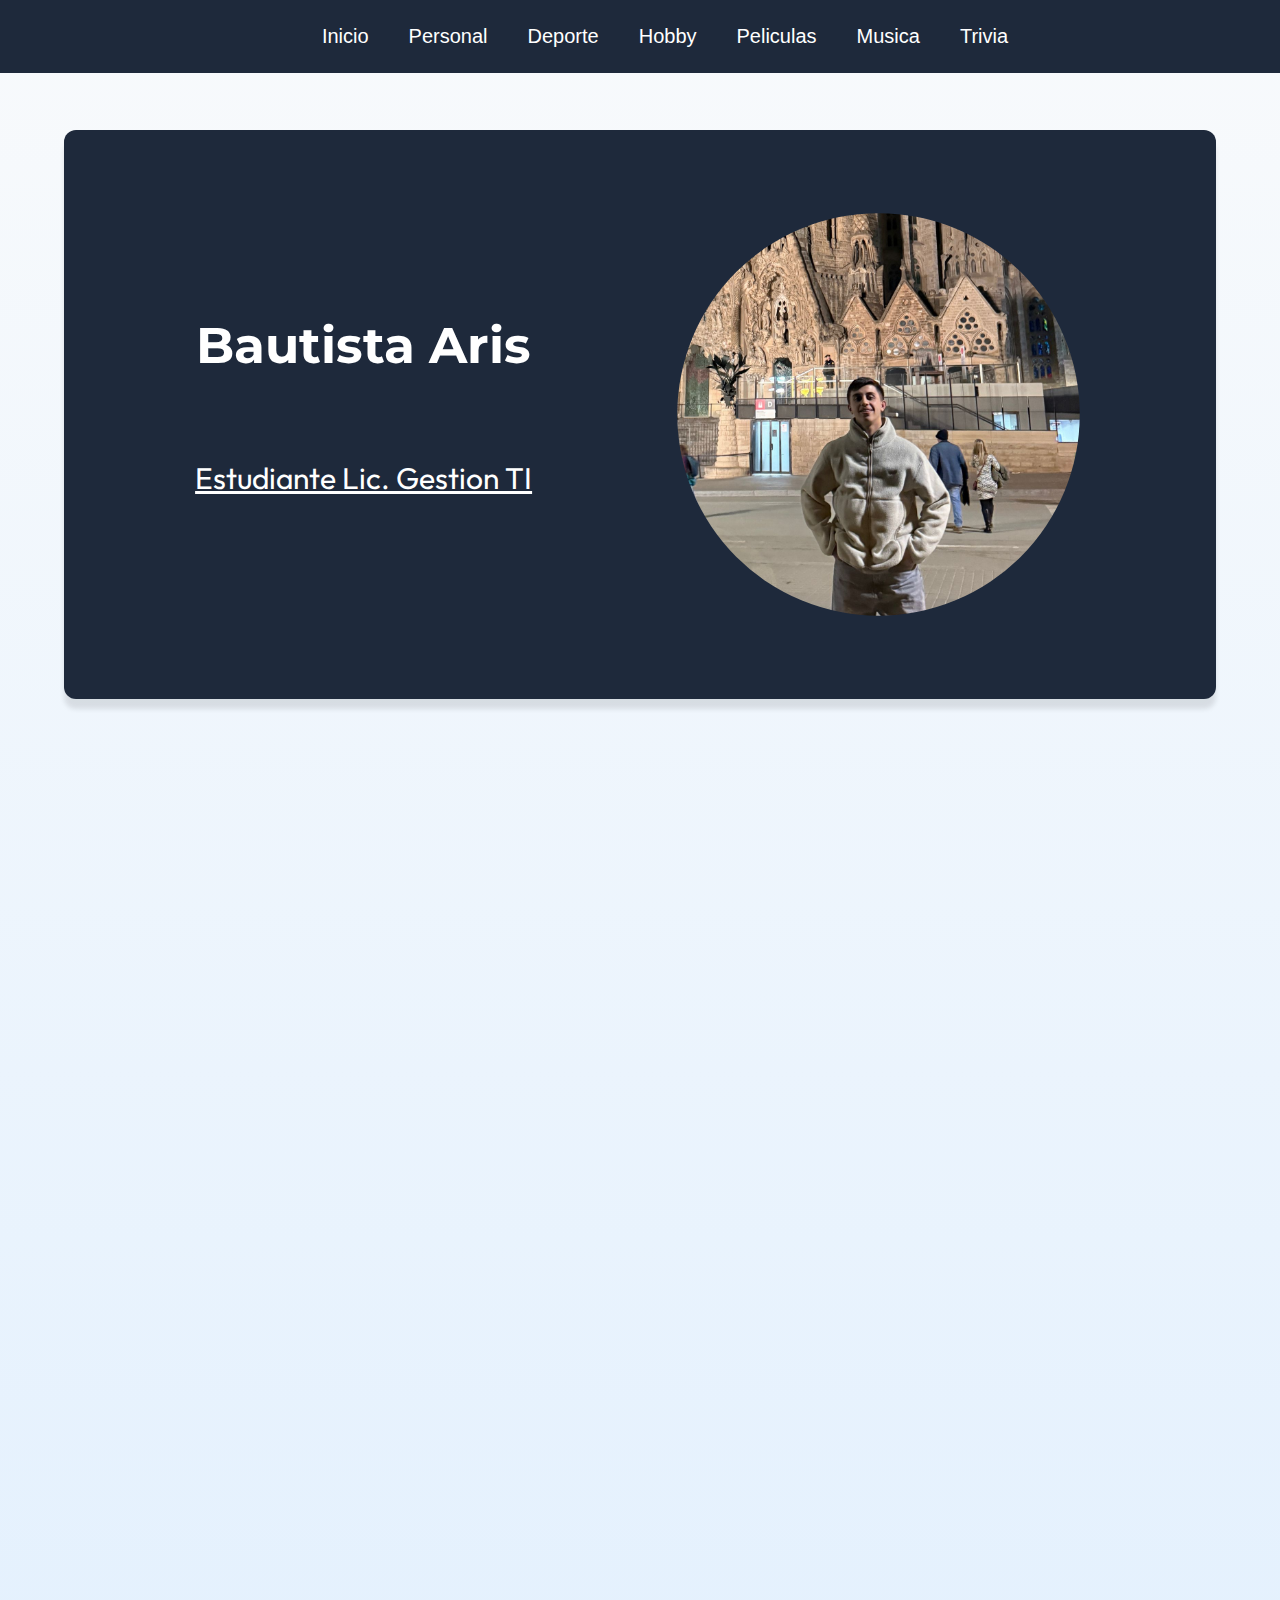
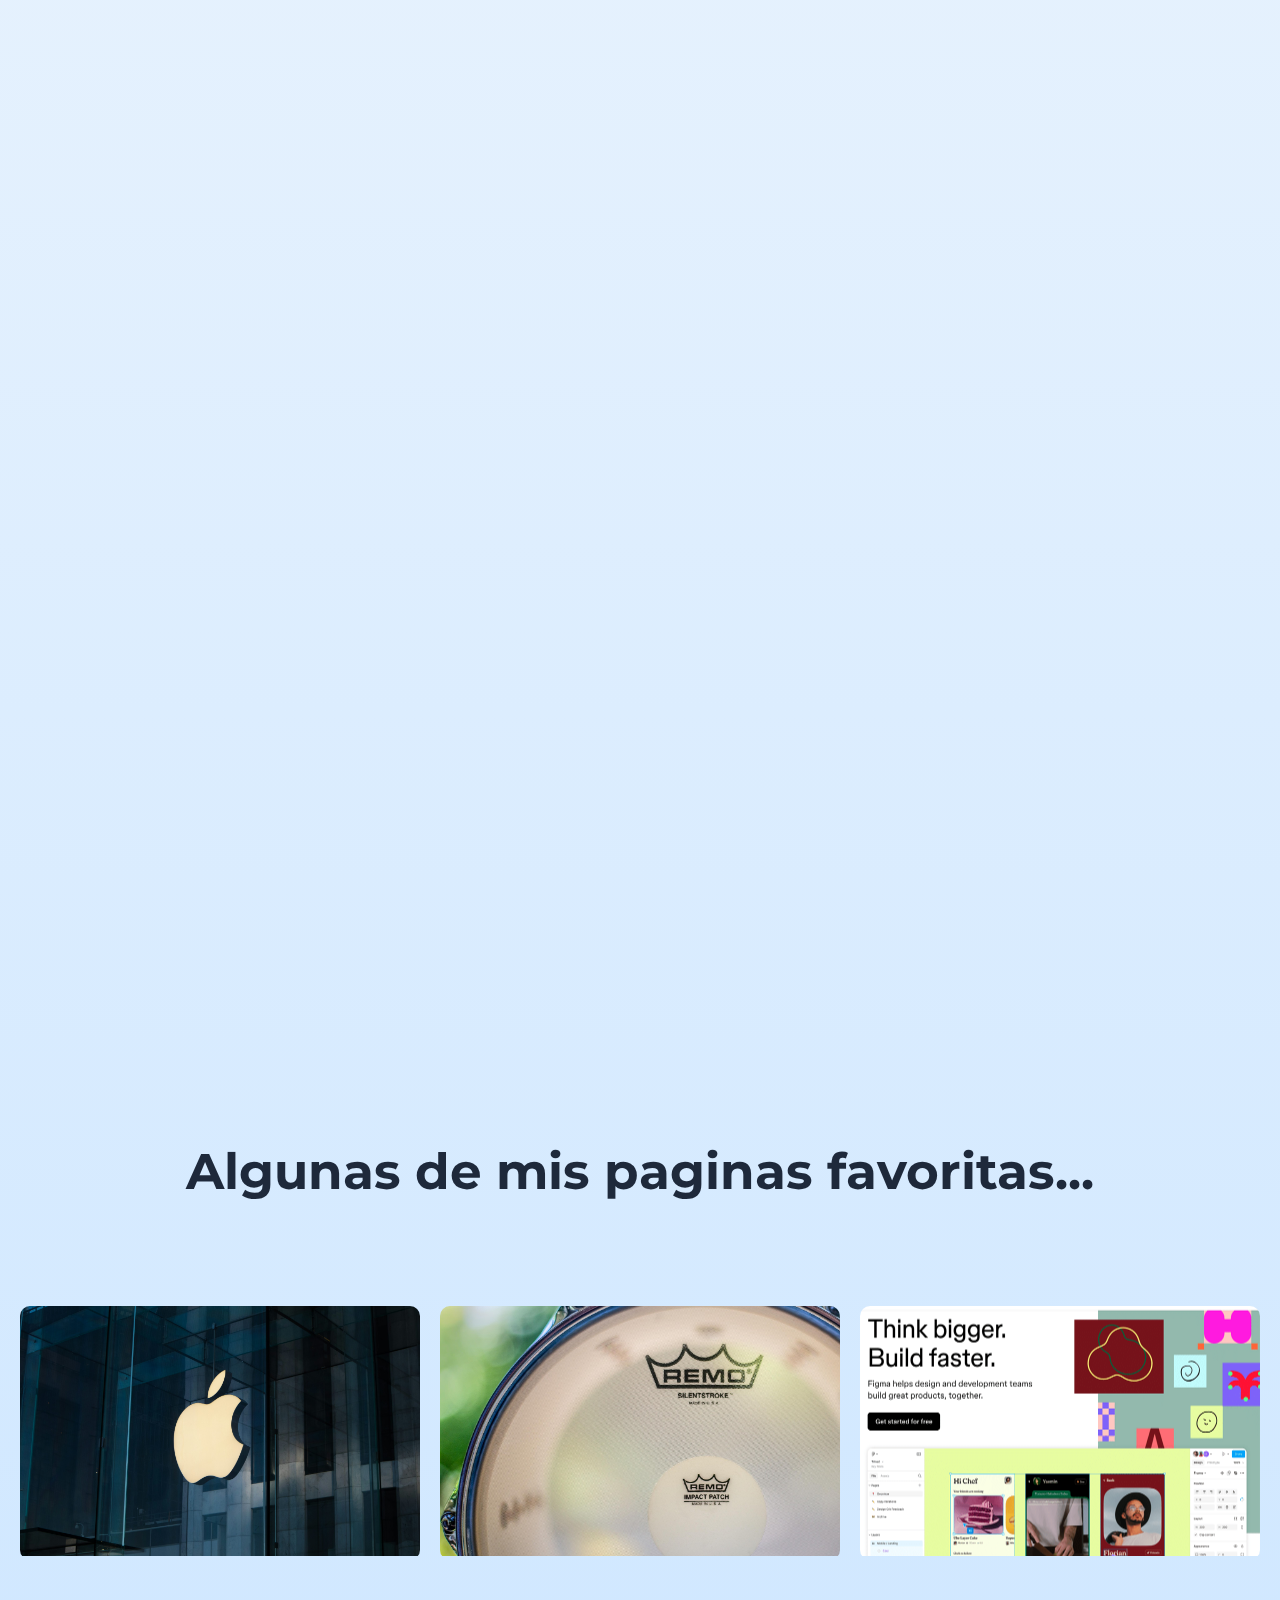
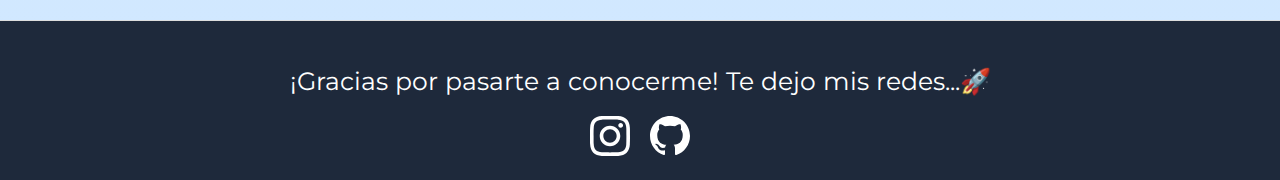
<file: index.html>
<!DOCTYPE html>
<html lang="en">
<head>
    <meta charset="UTF-8">
    <meta name="viewport" content="width=device-width, initial-scale=1.0">
    <title>Identikit</title>
    <link rel="stylesheet" href="style.css">
    <link rel="preconnect" href="https://fonts.googleapis.com">
    <link rel="preconnect" href="https://fonts.gstatic.com" crossorigin>
    <link href="https://fonts.googleapis.com/css2?family=Outfit:wght@100..900&display=swap" rel="stylesheet">
    <link href="https://fonts.googleapis.com/css2?family=Montserrat:ital,wght@0,100..900;1,100..900&display=swap" rel="stylesheet">
    <link rel="icon" href="imagenes/logo.png" sizes="16x16" type="image/png">
</head>
<header>
    <nav>
        <ul>
            <li><a href="#inicio">Inicio</a></li>
            <li><a href="#personal">Personal</a></li>
            <li><a href="#deporte">Deporte</a></li>
            <li><a href="#bateria">Hobby</a></li>
            <li><a href="peliculas.html">Peliculas</a></li>
            <li><a href="musica.html">Musica</a></li>
            <li><a href="trivia\trivia1.html">Trivia</a></li>
        </ul>
    </nav>    
</header>
<body id="inicio">
    <div class="introduccion">
        <div class="intcont">
            <div>
                <h1>Bautista Aris</h1>
                <p><u>Estudiante Lic. Gestion TI</u></p>
            </div>
            <img src="imagenes/yo1.jpg" alt="Imagen de Bautista Aris tipo carnet.">
        </div>    
    </div>
    <div id="personal">
        <h2>🙋🏻‍♂️ Experiencias personales</h2>
        <div class="personcont">
            <img src="imagenes/noruega.JPG" alt="Imagen de Bautista en Noruega.">
            <ul>
                <li>Todo el 2024 vivi en Oslo, Noruega con 2 amigos.</li>
                <li>Pude ir a trabajar y vivir de lo que habia estudiado en la secundaria.</li>
                <li>Gracias a esa experiencia pude viajar y recorrer paises que queria visitar hace mucho.</li>
            </ul>
        </div>
    </div>
    <div id="deporte">
        <h3>🏉 Mi deporte favorito</h3>
        <div class="deporcont">
            <p>Jugué al rugby en Olivos rugby club hasta los 19 años.</p>
            <img src="imagenes/rugby.JPG" alt="Imagen de Bautista jugando al rugby.">
        </div>    
    </div>
    <div id="bateria">
        <h4>🥁 Mi hobby favorito</h4>
        <div class="batacont">
            <img src="imagenes/bateria.jpg" alt="Imagen de una bateria acustica.">
            <ul>
                <li>Toco la bateria desde los 8 años.</li>
                <li>Me encanta tocar temas de bandas icónicas como Soda Stereo, Serú y Spinetta.</li>
                <li>Me gusta juntarme a tocar con amigos en alguna casa.</li>
            </ul>
        </div>
    </div>
    <div class="paginas">
        <h5>Algunas de mis paginas favoritas...</h5>
        <div class="pagcont">
            <div class="image" id="image1" onclick="goToLink('https://www.apple.com/')">
                <img src="imagenes/apple.jpg" alt="Imagen de una tienda de Apple.">
            </div>
            <div class="image" id="image2" onclick="goToLink('https://remo.com/')">
                <img src="imagenes/remo.jpg" alt="Imagen de un redoblante de la marca REMO.">
            </div>
            <div class="image" id="image3" onclick="goToLink('https://www.figma.com/es-la/')">
                <img src="imagenes/figma.png" alt="Imagen de un ejemplo de diseño en Figma.">
            </div>
        </div>
    </div>
    <footer>
        <p>¡Gracias por pasarte a conocerme! Te dejo mis redes...🚀</p>
        <div class="redes">
            <a href="https://www.instagram.com/lenny_aris" target="_blank">
                <svg xmlns="http://www.w3.org/2000/svg" viewBox="0 0 24 24" width="24" height="24">
                    <path d="M12 2.163c3.204 0 3.584.012 4.85.07 3.252.148 4.771 1.691 4.919 4.919.058 1.265.069 1.645.069 4.849 0 3.205-.012 3.584-.069 4.849-.149 3.225-1.664 4.771-4.919 4.919-1.266.058-1.644.07-4.85.07-3.204 0-3.584-.012-4.849-.07-3.26-.149-4.771-1.699-4.919-4.92-.058-1.265-.07-1.644-.07-4.849 0-3.204.013-3.583.07-4.849.149-3.227 1.664-4.771 4.919-4.919 1.266-.057 1.645-.069 4.849-.069zm0-2.163c-3.259 0-3.667.014-4.947.072-4.358.2-6.78 2.618-6.98 6.98-.059 1.281-.073 1.689-.073 4.948 0 3.259.014 3.668.072 4.948.2 4.358 2.618 6.78 6.98 6.98 1.281.058 1.689.072 4.948.072 3.259 0 3.668-.014 4.948-.072 4.354-.2 6.782-2.618 6.979-6.98.059-1.28.073-1.689.073-4.948 0-3.259-.014-3.667-.072-4.947-.196-4.354-2.617-6.78-6.979-6.98-1.281-.059-1.69-.073-4.949-.073zm0 5.838c-3.403 0-6.162 2.759-6.162 6.162s2.759 6.163 6.162 6.163 6.162-2.759 6.162-6.163c0-3.403-2.759-6.162-6.162-6.162zm0 10.162c-2.209 0-4-1.79-4-4 0-2.209 1.791-4 4-4s4 1.791 4 4c0 2.21-1.791 4-4 4zm6.406-11.845c-.796 0-1.441.645-1.441 1.44s.645 1.44 1.441 1.44c.795 0 1.439-.645 1.439-1.44s-.644-1.44-1.439-1.44z"/>
                </svg>
            </a>
            <a href="https://github.com/bautistaaris" target="_blank">
                <svg xmlns="http://www.w3.org/2000/svg" viewBox="0 0 24 24" width="24" height="24">
                    <path d="M12 0c-6.626 0-12 5.373-12 12 0 5.302 3.438 9.8 8.207 11.387.599.111.793-.261.793-.577v-2.234c-3.338.726-4.033-1.416-4.033-1.416-.546-1.387-1.333-1.756-1.333-1.756-1.089-.745.083-.729.083-.729 1.205.084 1.839 1.237 1.839 1.237 1.07 1.834 2.807 1.304 3.492.997.107-.775.418-1.305.762-1.604-2.665-.305-5.467-1.334-5.467-5.931 0-1.311.469-2.381 1.236-3.221-.124-.303-.535-1.524.117-3.176 0 0 1.008-.322 3.301 1.23.957-.266 1.983-.399 3.003-.404 1.02.005 2.047.138 3.006.404 2.291-1.552 3.297-1.23 3.297-1.23.653 1.653.242 2.874.118 3.176.77.84 1.235 1.911 1.235 3.221 0 4.609-2.807 5.624-5.479 5.921.43.372.823 1.102.823 2.222v3.293c0 .319.192.694.801.576 4.765-1.589 8.199-6.086 8.199-11.386 0-6.627-5.373-12-12-12z"/>
                </svg>
            </a>
        </div>
    </footer>  
<script src="script.js"></script>    
</body>
</html>
</file>
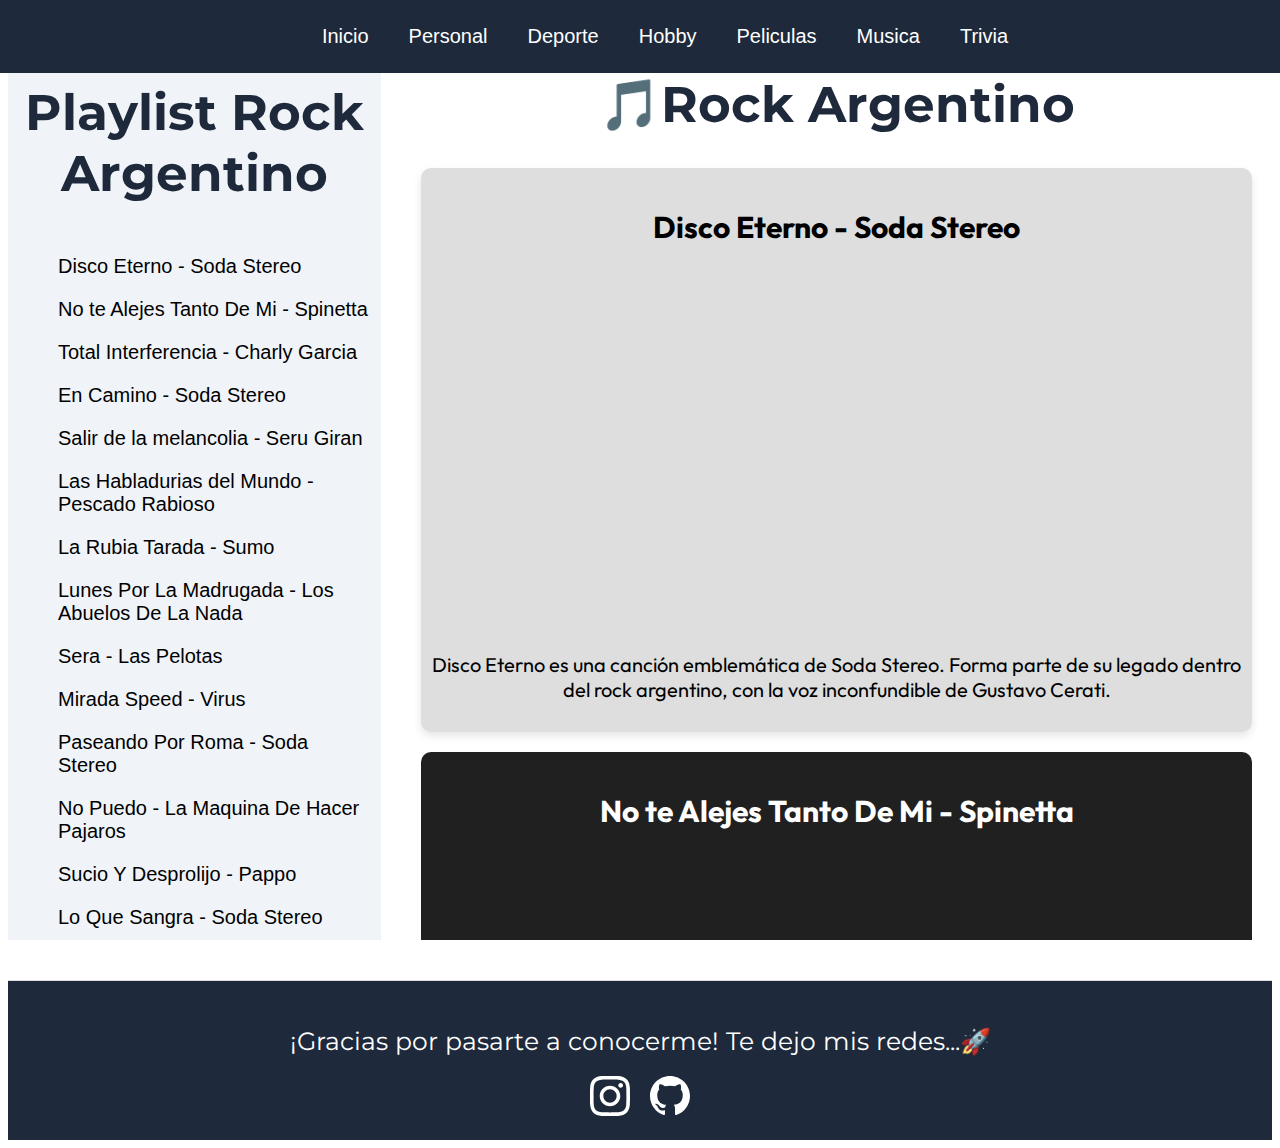
<file: musica.html>
<!DOCTYPE html>
<html lang="en">
<head>
    <meta charset="UTF-8">
    <meta name="viewport" content="width=device-width, initial-scale=1.0">
    <title>Musica</title>
    <link rel="stylesheet" href="style.css">
    <link rel="preconnect" href="https://fonts.googleapis.com">
    <link rel="preconnect" href="https://fonts.gstatic.com" crossorigin>
    <link href="https://fonts.googleapis.com/css2?family=Outfit:wght@100..900&display=swap" rel="stylesheet">
    <link href="https://fonts.googleapis.com/css2?family=Montserrat:ital,wght@0,100..900;1,100..900&display=swap" rel="stylesheet">
    <link rel="icon" href="imagenes/logo.png" sizes="16x16" type="image/png">
    <link rel="stylesheet" href="https://cdnjs.cloudflare.com/ajax/libs/font-awesome/6.0.0-beta3/css/all.min.css">
</head>
<header>
    <nav>
        <ul>
            <li><a href="index.html">Inicio</a></li>
            <li><a href="index.html">Personal</a></li>
            <li><a href="index.html">Deporte</a></li>
            <li><a href="index.html">Hobby</a></li>
            <li><a href="peliculas.html">Peliculas</a></li>
            <li><a href="#musica">Musica</a></li>
            <li><a href="trivia/trivia1.html">Trivia</a></li>
        </ul>
    </nav>
</header>
<body>
    <main id="musica">
        <aside>
            <h2>Playlist Rock Argentino</h2>
            <ul>
                <li><a href="#disco-eterno">Disco Eterno - Soda Stereo</a></li>
                <li><a href="#no-te-alejes">No te Alejes Tanto De Mi - Spinetta</a></li>
                <li><a href="#total-interferencia">Total Interferencia - Charly Garcia</a></li>
                <li><a href="#en-camino">En Camino - Soda Stereo</a></li>
                <li><a href="#salir-de-la-melancolia">Salir de la melancolia - Seru Giran</a></li>
                <li><a href="#las-habladurias">Las Habladurias del Mundo - Pescado Rabioso</a></li>
                <li><a href="#la-rubia">La Rubia Tarada - Sumo</a></li>
                <li><a href="#lunes-por-la-madrugada">Lunes Por La Madrugada - Los Abuelos De La Nada</a></li>
                <li><a href="#sera">Sera - Las Pelotas</a></li>
                <li><a href="#mirada-speed">Mirada Speed - Virus</a></li>
                <li><a href="#paseando-por-roma">Paseando Por Roma - Soda Stereo</a></li>
                <li><a href="#no-puedo-verme-mas">No Puedo - La Maquina De Hacer Pajaros</a></li>
                <li><a href="#sucio-y-desprolijo">Sucio Y Desprolijo - Pappo</a></li>
                <li><a href="#lo-que-sangra">Lo Que Sangra - Soda Stereo</a></li>
            </ul>
        </aside>
        <div class="musicacontenido">
            <h1>🎵Rock Argentino</h1>
            <div id="disco-eterno" class="musica-item">
                <h3>Disco Eterno - Soda Stereo</h3>
                <iframe style="border-radius:12px" src="https://open.spotify.com/embed/track/1MgAlKWp9ntSF5DRG6vKYl?utm_source=generator&theme=0" width="100%" height="352" frameborder="0" allowfullscreen="" allow="autoplay; clipboard-write; encrypted-media; fullscreen; picture-in-picture" loading="lazy"></iframe>
                <p>Disco Eterno es una canción emblemática de Soda Stereo. Forma parte de su legado dentro del rock argentino, con la voz inconfundible de Gustavo Cerati.</p>
            </div>
            
            <div id="no-te-alejes" class="musica-item-bgc">
                <h3>No te Alejes Tanto De Mi - Spinetta</h3>
                <iframe style="border-radius:12px" src="https://open.spotify.com/embed/track/2NXYLpZdCZ6qaqZlaMpDMd?utm_source=generator&theme=0" width="100%" height="352" frameborder="0" allowfullscreen="" allow="autoplay; clipboard-write; encrypted-media; fullscreen; picture-in-picture" loading="lazy"></iframe>
                <p>Una joya introspectiva del Flaco Spinetta. Con una letra profunda y poética, esta canción representa su sensibilidad musical única.</p>
            </div>
            
            <div id="total-interferencia" class="musica-item">
                <h3>Total Interferencia - Charly Garcia</h3>
                <iframe style="border-radius:12px" src="https://open.spotify.com/embed/track/5InJsNKDCwm7Oi0Xujkhvs?utm_source=generator&theme=0" width="100%" height="352" frameborder="0" allowfullscreen="" allow="autoplay; clipboard-write; encrypted-media; fullscreen; picture-in-picture" loading="lazy"></iframe>
                <p>Charly García explora sonidos electrónicos y lírica críptica en Total Interferencia, parte de su etapa más experimental.</p>
            </div>
            
            <div id="en-camino" class="musica-item-bgc">
                <h3>En Camino - Soda Stereo</h3>
                <iframe style="border-radius:12px" src="https://open.spotify.com/embed/track/4EO3RjlXJbTUQdDnRGlcGa?utm_source=generator&theme=0" width="100%" height="352" frameborder="0" allowfullscreen="" allow="autoplay; clipboard-write; encrypted-media; fullscreen; picture-in-picture" loading="lazy"></iframe>
                <p>Una canción con el sello clásico de Soda Stereo, destacando la producción prolija y la voz inconfundible de Cerati.</p>
            </div>
            
            <div id="salir-de-la-melancolia" class="musica-item">
                <h3>Salir de la melancolia - Seru Giran</h3>
                <iframe style="border-radius:12px" src="https://open.spotify.com/embed/track/4T9Elo8e4WcZzWm6PF3WgW?utm_source=generator&theme=0" width="100%" height="352" frameborder="0" allowfullscreen="" allow="autoplay; clipboard-write; encrypted-media; fullscreen; picture-in-picture" loading="lazy"></iframe>
                <p>Con Charly García y David Lebón a la cabeza, Serú Girán compone este tema con una atmósfera melancólica pero esperanzadora.</p>
            </div>
            
            <div id="las-habladurias" class="musica-item-bgc">
                <h3>Las Habladurias del Mundo - Pescado Rabioso</h3>
                <iframe style="border-radius:12px" src="https://open.spotify.com/embed/track/5K6fJf9l8WTsscngGert0b?utm_source=generator&theme=0" width="100%" height="352" frameborder="0" allowfullscreen="" allow="autoplay; clipboard-write; encrypted-media; fullscreen; picture-in-picture" loading="lazy"></iframe>
                <p>Uno de los temas más recordados del proyecto de Spinetta, Pescado Rabioso. Cargado de crítica social y poesía cruda.</p>
            </div>
            
            <div id="la-rubia" class="musica-item">
                <h3>La Rubia Tarada - Sumo</h3>
                <iframe style="border-radius:12px" src="https://open.spotify.com/embed/track/0RaRyvHA4z1VWq9BJhA65s?utm_source=generator&theme=0" width="100%" height="352" frameborder="0" allowfullscreen="" allow="autoplay; clipboard-write; encrypted-media; fullscreen; picture-in-picture" loading="lazy"></iframe>
                <p>Sumo rompió esquemas con este tema irreverente y directo. Luca Prodan, con su actitud punk, marcó a fuego el rock nacional.</p>
            </div>
            
            <div id="lunes-por-la-madrugada" class="musica-item-bgc">
                <h3>Lunes Por La Madrugada - Los Abuelos De La Nada</h3>
                <iframe style="border-radius:12px" src="https://open.spotify.com/embed/track/6VPIaZNNJFOY9U17geQz1o?utm_source=generator&theme=0" width="100%" height="352" frameborder="0" allowfullscreen="" allow="autoplay; clipboard-write; encrypted-media; fullscreen; picture-in-picture" loading="lazy"></iframe>
                <p>Una canción que mezcla melancolía y poesía urbana. La voz de Miguel Abuelo se mantiene como una de las más icónicas del género.</p>
            </div>
            
            <div id="sera" class="musica-item">
                <h3>Sera - Las Pelotas</h3>
                <iframe style="border-radius:12px" src="https://open.spotify.com/embed/track/60IzIxSuVAtU71yCmHjxHH?utm_source=generator&theme=0" width="100%" height="352" frameborder="0" allowfullscreen="" allow="autoplay; clipboard-write; encrypted-media; fullscreen; picture-in-picture" loading="lazy"></iframe>
                <p>Uno de los himnos más potentes de Las Pelotas, cargado de emoción y reflexión. "Será lo que deba ser, y lo que no, por algo será".</p>
            </div>
            
            <div id="mirada-speed" class="musica-item-bgc">
                <h3>Mirada Speed - Virus</h3>
                <iframe style="border-radius:12px" src="https://open.spotify.com/embed/track/6KOvNmdZAmnzVlIDXSI1UM?utm_source=generator&theme=0" width="100%" height="352" frameborder="0" allowfullscreen="" allow="autoplay; clipboard-write; encrypted-media; fullscreen; picture-in-picture" loading="lazy"></iframe>
                <p>Virus aportó un sonido bailable al rock argentino. Mirada Speed es una mezcla de sensualidad y estética new wave.</p>
            </div>
            
            <div id="paseando-por-roma" class="musica-item">
                <h3>Paseando Por Roma - Soda Stereo</h3>
                <iframe style="border-radius:12px" src="https://open.spotify.com/embed/track/7Dk43uYcLammTOb4kS7Q9g?utm_source=generator&theme=0" width="100%" height="352" frameborder="0" allowfullscreen="" allow="autoplay; clipboard-write; encrypted-media; fullscreen; picture-in-picture" loading="lazy"></iframe>
                <p>Una de las joyas de Soda con un aire onírico y nostálgico. Cerati pinta imágenes sonoras en cada verso.</p>
            </div>
            
            <div id="no-puedo-verme-mas" class="musica-item-bgc">
                <h3>No Puedo - La Maquina De Hacer Pajaros</h3>
                <iframe style="border-radius:12px" src="https://open.spotify.com/embed/track/6mSqnp1KdNAV5mZcYOA92a?utm_source=generator&theme=0" width="100%" height="352" frameborder="0" allowfullscreen="" allow="autoplay; clipboard-write; encrypted-media; fullscreen; picture-in-picture" loading="lazy"></iframe>
                <p>Una muestra del rock sinfónico argentino. Charly García demuestra su talento compositivo con La Máquina de Hacer Pájaros.</p>
            </div>
            
            <div id="sucio-y-desprolijo" class="musica-item">
                <h3>Sucio Y Desprolijo - Pappo</h3>
                <iframe style="border-radius:12px" src="https://open.spotify.com/embed/track/4gyVO49rTCm0JsSbKMqSxX?utm_source=generator&theme=0" width="100%" height="352" frameborder="0" allowfullscreen="" allow="autoplay; clipboard-write; encrypted-media; fullscreen; picture-in-picture" loading="lazy"></iframe>
                <p>Un clásico del blues-rock nacional. Pappo impone su estilo crudo y poderoso en esta canción inolvidable.</p>
            </div>
            
            <div id="lo-que-sangra" class="musica-item-bgc">
                <h3>Lo Que Sangra - Soda Stereo</h3>
                <iframe style="border-radius:12px" src="https://open.spotify.com/embed/track/1Ssg0m4YjM10XVTXlblIg0?utm_source=generator&theme=0" width="100%" height="352" frameborder="0" allowfullscreen="" allow="autoplay; clipboard-write; encrypted-media; fullscreen; picture-in-picture" loading="lazy"></iframe>
                <p>Un tema profundo y cargado de simbolismo, parte del álbum Doble Vida. Soda Stereo en su máximo esplendor artístico.</p>
            </div>
            
        </div>
    </main>
    <footer>
        <p>¡Gracias por pasarte a conocerme! Te dejo mis redes...🚀</p>
        <div class="redes">
            <a href="https://www.instagram.com/lenny_aris" target="_blank">
                <svg xmlns="http://www.w3.org/2000/svg" viewBox="0 0 24 24" width="24" height="24">
                    <path d="M12 2.163c3.204 0 3.584.012 4.85.07 3.252.148 4.771 1.691 4.919 4.919.058 1.265.069 1.645.069 4.849 0 3.205-.012 3.584-.069 4.849-.149 3.225-1.664 4.771-4.919 4.919-1.266.058-1.644.07-4.85.07-3.204 0-3.584-.012-4.849-.07-3.26-.149-4.771-1.699-4.919-4.92-.058-1.265-.07-1.644-.07-4.849 0-3.204.013-3.583.07-4.849.149-3.227 1.664-4.771 4.919-4.919 1.266-.057 1.645-.069 4.849-.069zm0-2.163c-3.259 0-3.667.014-4.947.072-4.358.2-6.78 2.618-6.98 6.98-.059 1.281-.073 1.689-.073 4.948 0 3.259.014 3.668.072 4.948.2 4.358 2.618 6.78 6.98 6.98 1.281.058 1.689.072 4.948.072 3.259 0 3.668-.014 4.948-.072 4.354-.2 6.782-2.618 6.979-6.98.059-1.28.073-1.689.073-4.948 0-3.259-.014-3.667-.072-4.947-.196-4.354-2.617-6.78-6.979-6.98-1.281-.059-1.69-.073-4.949-.073zm0 5.838c-3.403 0-6.162 2.759-6.162 6.162s2.759 6.163 6.162 6.163 6.162-2.759 6.162-6.163c0-3.403-2.759-6.162-6.162-6.162zm0 10.162c-2.209 0-4-1.79-4-4 0-2.209 1.791-4 4-4s4 1.791 4 4c0 2.21-1.791 4-4 4zm6.406-11.845c-.796 0-1.441.645-1.441 1.44s.645 1.44 1.441 1.44c.795 0 1.439-.645 1.439-1.44s-.644-1.44-1.439-1.44z"/>
                </svg>
            </a>
            <a href="https://github.com/bautistaaris" target="_blank">
                <svg xmlns="http://www.w3.org/2000/svg" viewBox="0 0 24 24" width="24" height="24">
                    <path d="M12 0c-6.626 0-12 5.373-12 12 0 5.302 3.438 9.8 8.207 11.387.599.111.793-.261.793-.577v-2.234c-3.338.726-4.033-1.416-4.033-1.416-.546-1.387-1.333-1.756-1.333-1.756-1.089-.745.083-.729.083-.729 1.205.084 1.839 1.237 1.839 1.237 1.07 1.834 2.807 1.304 3.492.997.107-.775.418-1.305.762-1.604-2.665-.305-5.467-1.334-5.467-5.931 0-1.311.469-2.381 1.236-3.221-.124-.303-.535-1.524.117-3.176 0 0 1.008-.322 3.301 1.23.957-.266 1.983-.399 3.003-.404 1.02.005 2.047.138 3.006.404 2.291-1.552 3.297-1.23 3.297-1.23.653 1.653.242 2.874.118 3.176.77.84 1.235 1.911 1.235 3.221 0 4.609-2.807 5.624-5.479 5.921.43.372.823 1.102.823 2.222v3.293c0 .319.192.694.801.576 4.765-1.589 8.199-6.086 8.199-11.386 0-6.627-5.373-12-12-12z"/>
                </svg>
            </a>
        </div>
    </footer>  
</body>
</html>
</file>
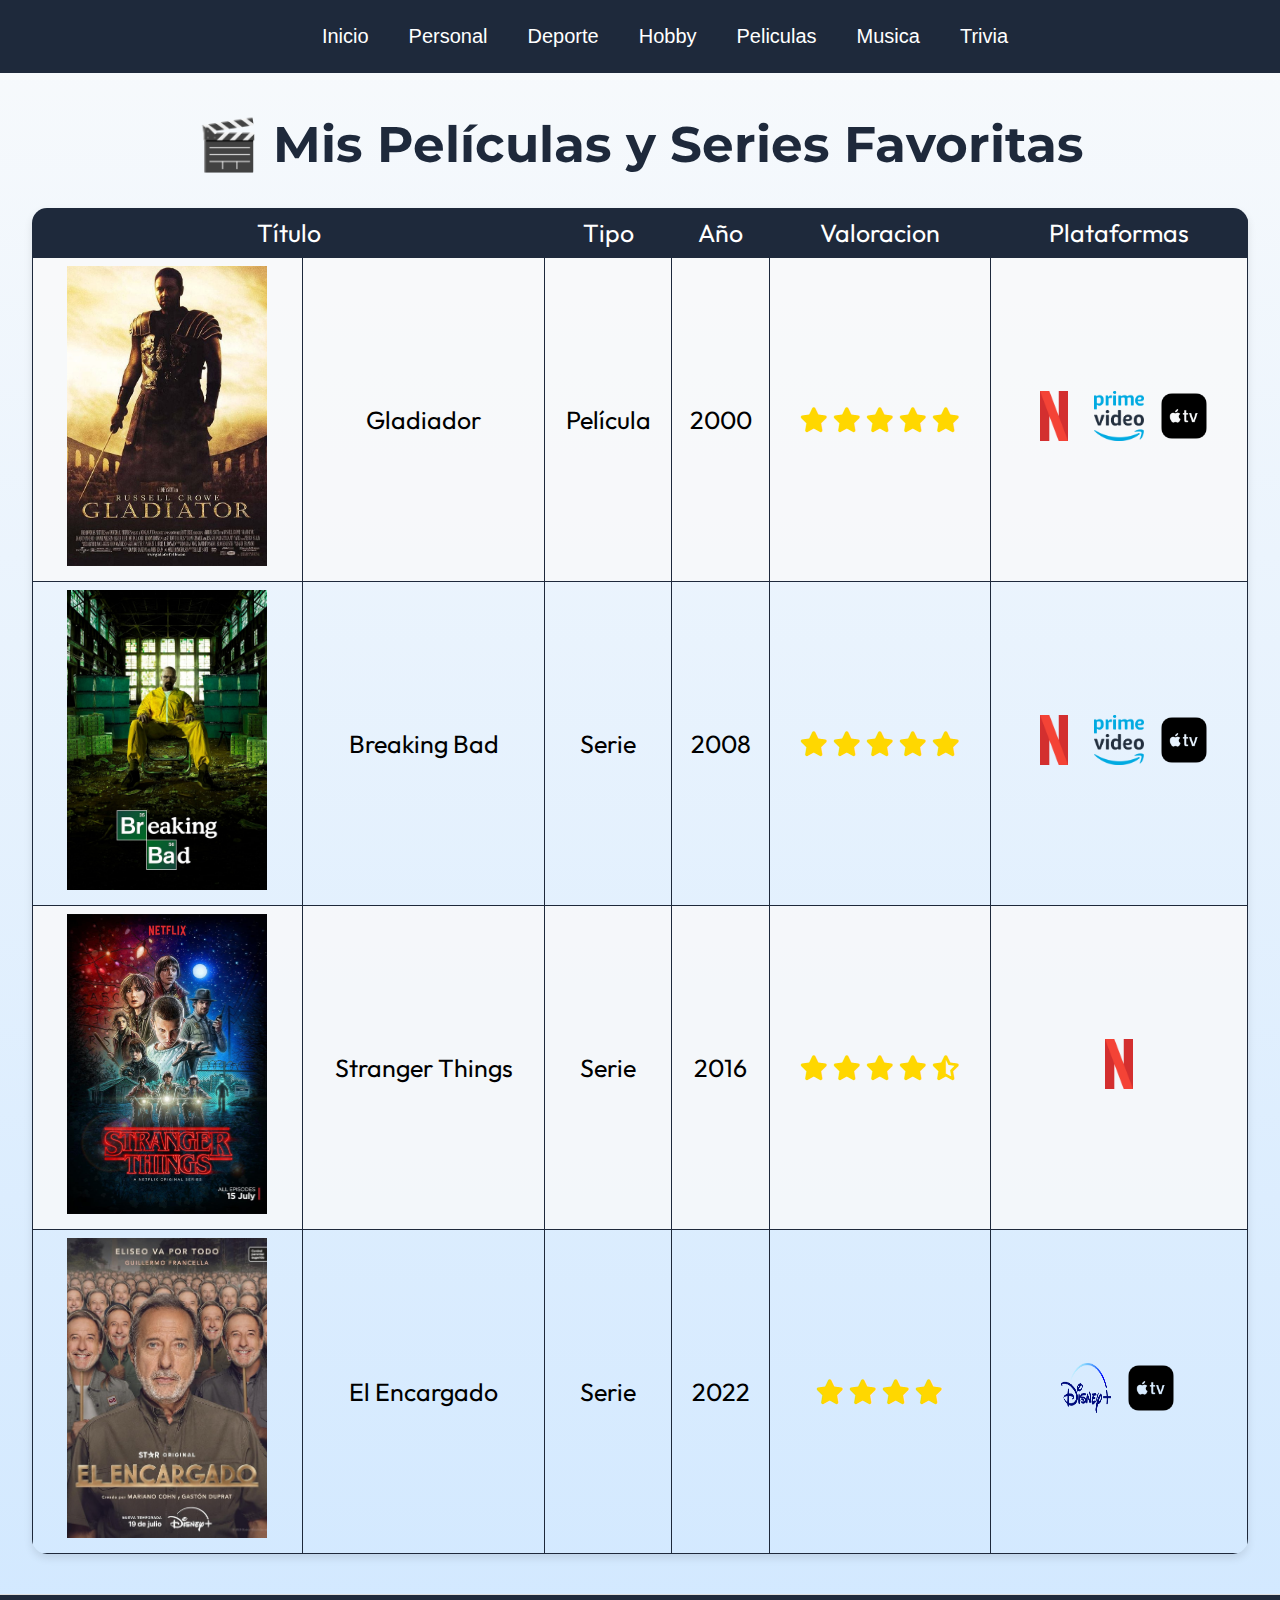
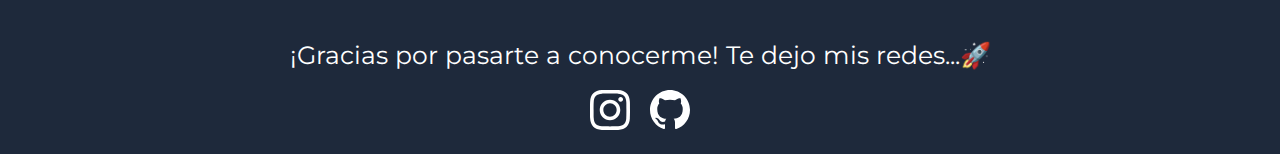
<file: peliculas.html>
<!DOCTYPE html>
<html lang="en">
<head>
    <meta charset="UTF-8">
    <meta name="viewport" content="width=device-width, initial-scale=1.0">
    <title>Musica</title>
    <link rel="stylesheet" href="style.css">
    <link rel="preconnect" href="https://fonts.googleapis.com">
    <link rel="preconnect" href="https://fonts.gstatic.com" crossorigin>
    <link href="https://fonts.googleapis.com/css2?family=Outfit:wght@100..900&display=swap" rel="stylesheet">
    <link href="https://fonts.googleapis.com/css2?family=Montserrat:ital,wght@0,100..900;1,100..900&display=swap" rel="stylesheet">
    <link rel="icon" href="imagenes/logo.png" sizes="16x16" type="image/png">
    <link rel="stylesheet" href="https://cdnjs.cloudflare.com/ajax/libs/font-awesome/6.0.0-beta3/css/all.min.css">
</head>
<header>
    <nav>
        <ul>
            <li><a href="index.html">Inicio</a></li>
            <li><a href="index.html">Personal</a></li>
            <li><a href="index.html">Deporte</a></li>
            <li><a href="index.html">Hobby</a></li>
            <li><a href="#peliculas">Peliculas</a></li>
            <li><a href="musica.html">Musica</a></li>
            <li><a href="trivia/trivia1.html">Trivia</a></li>
        </ul>
    </nav>
</header>
<body id="inicio">
    <div id="peliculas">
        <h1>🎬 Mis Películas y Series Favoritas</h1>
        <table class="tabla">
                <tr>
                    <td colspan="2" class="titulostabla">Título</td>
                    <td class="titulostabla">Tipo</td>
                    <td class="titulostabla">Año</td>
                    <td class="titulostabla">Valoracion</td>
                    <td class="titulostabla">Plataformas</td>
                </tr>
                <tr>
                    <td><img class="cover" src="imagenes/gladiador.jpg"></td>
                    <td>Gladiador</td>
                    <td>Película</td>
                    <td>2000</td>
                    <td>
                        <i class="fas fa-star"></i>
                        <i class="fas fa-star"></i>
                        <i class="fas fa-star"></i>
                        <i class="fas fa-star"></i>
                        <i class="fas fa-star"></i>
                    </td>
                    <td>
                        <img class="logo" src="imagenes/netflix.png">
                        <img class="logo" src="imagenes/primevideo.png">
                        <img class="logo" src="imagenes/appletv.png">
                    </td>
                </tr>
                <tr>
                    <td><img class="cover" src="imagenes/breaking.jpg"></td>
                    <td>Breaking Bad</td>
                    <td>Serie</td>
                    <td>2008</td>
                    <td>
                        <i class="fas fa-star"></i>
                        <i class="fas fa-star"></i>
                        <i class="fas fa-star"></i>
                        <i class="fas fa-star"></i>
                        <i class="fas fa-star"></i>
                    </td>
                    <td>
                        <img class="logo" src="imagenes/netflix.png">
                        <img class="logo" src="imagenes/primevideo.png">
                        <img class="logo" src="imagenes/appletv.png">
                    </td>
                </tr>
                <tr>
                    <td><img class="cover" src="imagenes/stranger.jpg"></td>
                    <td>Stranger Things</td>
                    <td>Serie</td>
                    <td>2016</td>
                    <td>
                        <i class="fas fa-star"></i>
                        <i class="fas fa-star"></i>
                        <i class="fas fa-star"></i>
                        <i class="fas fa-star"></i>
                        <i class="fas fa-star-half-alt"></i>
                    </td>
                    <td>
                        <img class="logo" src="imagenes/netflix.png">
                    </td>
                </tr>
                <tr>
                    <td><img class="cover" src="imagenes/encargado.jpg"></td>
                    <td>El Encargado</td>
                    <td>Serie</td>
                    <td>2022</td>
                    <td>
                        <i class="fas fa-star"></i>
                        <i class="fas fa-star"></i>
                        <i class="fas fa-star"></i>
                        <i class="fas fa-star"></i>
                    </td> 
                    <td>
                        <img class="logo" src="imagenes/disney.png">
                        <img class="logo" src="imagenes/appletv.png">
                    </td>
                </tr>
        </table>
    </div>
</body>
<footer>
    <p>¡Gracias por pasarte a conocerme! Te dejo mis redes...🚀</p>
    <div class="redes">
        <a href="https://www.instagram.com/lenny_aris" target="_blank">
            <svg xmlns="http://www.w3.org/2000/svg" viewBox="0 0 24 24" width="24" height="24">
                <path d="M12 2.163c3.204 0 3.584.012 4.85.07 3.252.148 4.771 1.691 4.919 4.919.058 1.265.069 1.645.069 4.849 0 3.205-.012 3.584-.069 4.849-.149 3.225-1.664 4.771-4.919 4.919-1.266.058-1.644.07-4.85.07-3.204 0-3.584-.012-4.849-.07-3.26-.149-4.771-1.699-4.919-4.92-.058-1.265-.07-1.644-.07-4.849 0-3.204.013-3.583.07-4.849.149-3.227 1.664-4.771 4.919-4.919 1.266-.057 1.645-.069 4.849-.069zm0-2.163c-3.259 0-3.667.014-4.947.072-4.358.2-6.78 2.618-6.98 6.98-.059 1.281-.073 1.689-.073 4.948 0 3.259.014 3.668.072 4.948.2 4.358 2.618 6.78 6.98 6.98 1.281.058 1.689.072 4.948.072 3.259 0 3.668-.014 4.948-.072 4.354-.2 6.782-2.618 6.979-6.98.059-1.28.073-1.689.073-4.948 0-3.259-.014-3.667-.072-4.947-.196-4.354-2.617-6.78-6.979-6.98-1.281-.059-1.69-.073-4.949-.073zm0 5.838c-3.403 0-6.162 2.759-6.162 6.162s2.759 6.163 6.162 6.163 6.162-2.759 6.162-6.163c0-3.403-2.759-6.162-6.162-6.162zm0 10.162c-2.209 0-4-1.79-4-4 0-2.209 1.791-4 4-4s4 1.791 4 4c0 2.21-1.791 4-4 4zm6.406-11.845c-.796 0-1.441.645-1.441 1.44s.645 1.44 1.441 1.44c.795 0 1.439-.645 1.439-1.44s-.644-1.44-1.439-1.44z"/>
            </svg>
        </a>
        <a href="https://github.com/bautistaaris" target="_blank">
            <svg xmlns="http://www.w3.org/2000/svg" viewBox="0 0 24 24" width="24" height="24">
                <path d="M12 0c-6.626 0-12 5.373-12 12 0 5.302 3.438 9.8 8.207 11.387.599.111.793-.261.793-.577v-2.234c-3.338.726-4.033-1.416-4.033-1.416-.546-1.387-1.333-1.756-1.333-1.756-1.089-.745.083-.729.083-.729 1.205.084 1.839 1.237 1.839 1.237 1.07 1.834 2.807 1.304 3.492.997.107-.775.418-1.305.762-1.604-2.665-.305-5.467-1.334-5.467-5.931 0-1.311.469-2.381 1.236-3.221-.124-.303-.535-1.524.117-3.176 0 0 1.008-.322 3.301 1.23.957-.266 1.983-.399 3.003-.404 1.02.005 2.047.138 3.006.404 2.291-1.552 3.297-1.23 3.297-1.23.653 1.653.242 2.874.118 3.176.77.84 1.235 1.911 1.235 3.221 0 4.609-2.807 5.624-5.479 5.921.43.372.823 1.102.823 2.222v3.293c0 .319.192.694.801.576 4.765-1.589 8.199-6.086 8.199-11.386 0-6.627-5.373-12-12-12z"/>
            </svg>
        </a>
    </div>
</footer>
</html>
</file>
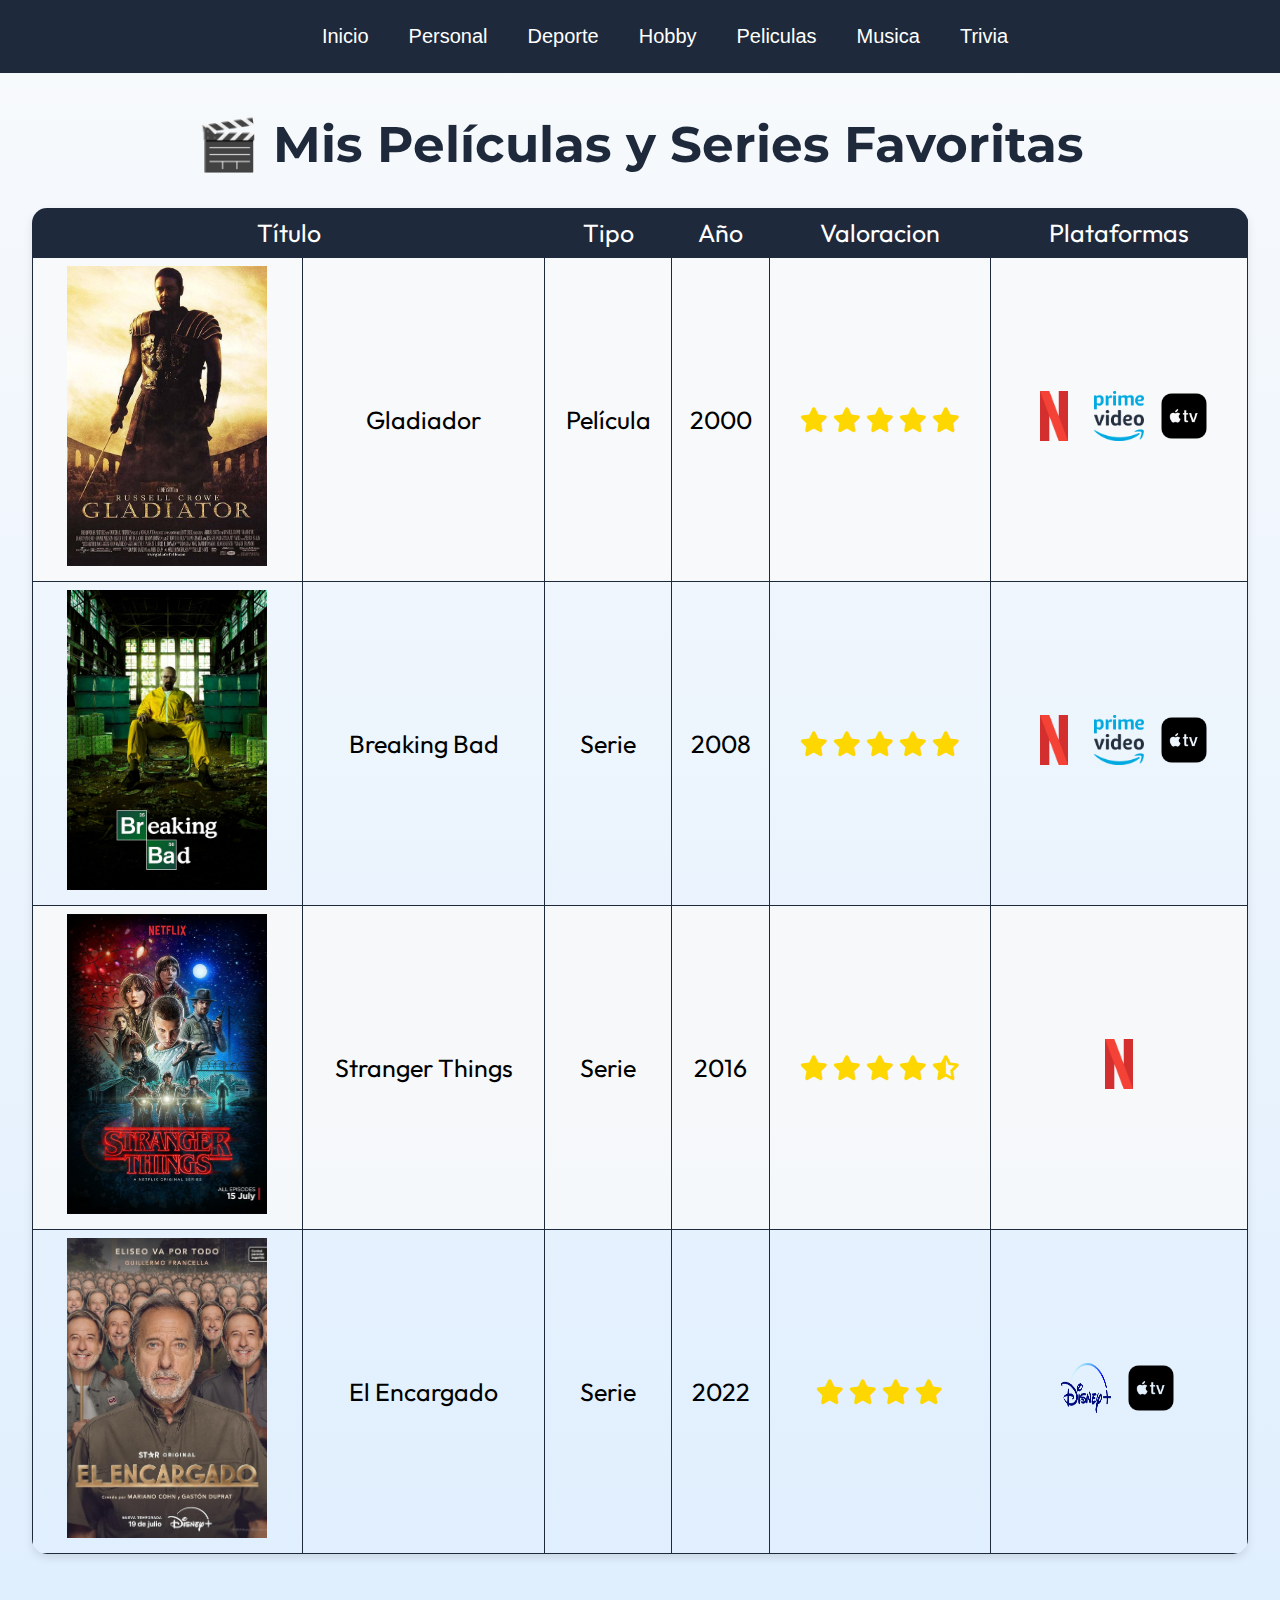
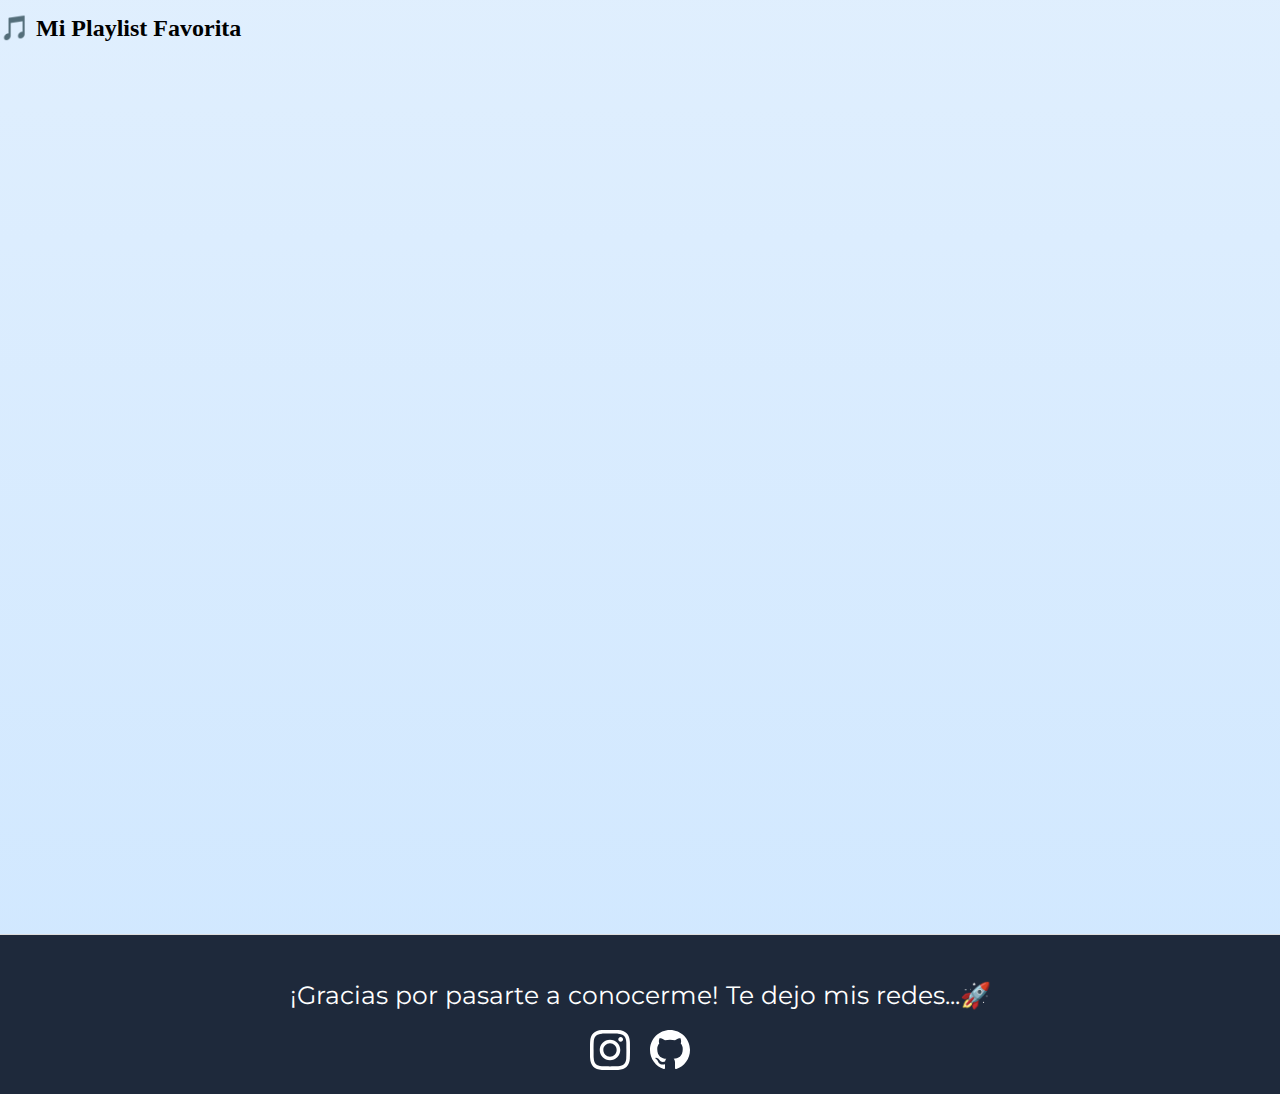
<file: pelimusica.html>
<!DOCTYPE html>
<html lang="en">
<head>
    <meta charset="UTF-8">
    <meta name="viewport" content="width=device-width, initial-scale=1.0">
    <title>Peliculas y Musica</title>
    <link rel="stylesheet" href="style.css">
    <link rel="preconnect" href="https://fonts.googleapis.com">
    <link rel="preconnect" href="https://fonts.gstatic.com" crossorigin>
    <link href="https://fonts.googleapis.com/css2?family=Outfit:wght@100..900&display=swap" rel="stylesheet">
    <link href="https://fonts.googleapis.com/css2?family=Montserrat:ital,wght@0,100..900;1,100..900&display=swap" rel="stylesheet">
    <link rel="icon" href="imagenes/logo.png" sizes="16x16" type="image/png">
    <link rel="stylesheet" href="https://cdnjs.cloudflare.com/ajax/libs/font-awesome/6.0.0-beta3/css/all.min.css">
</head>
<header>
    <ul>
        <li><a href="index.html">Inicio</a></li>
        <li><a href="index.html">Personal</a></li>
        <li><a href="index.html">Deporte</a></li>
        <li><a href="index.html">Hobby</a></li>
        <li><a href="#peliculas">Peliculas</a></li>
        <li><a href="#musica">Musica</a></li>
        <li><a href="trivia/trivia1.html">Trivia</a></li>
    </ul>
</header>
<body id="inicio">
    <div id="peliculas">
        <h1>🎬 Mis Películas y Series Favoritas</h1>
        <table class="tabla">
                <tr>
                    <td colspan="2" class="titulostabla">Título</td>
                    <td class="titulostabla">Tipo</td>
                    <td class="titulostabla">Año</td>
                    <td class="titulostabla">Valoracion</td>
                    <td class="titulostabla">Plataformas</td>
                </tr>
                <tr>
                    <td><img class="cover" src="imagenes/gladiador.jpg"></td>
                    <td>Gladiador</td>
                    <td>Película</td>
                    <td>2000</td>
                    <td>
                        <i class="fas fa-star"></i>
                        <i class="fas fa-star"></i>
                        <i class="fas fa-star"></i>
                        <i class="fas fa-star"></i>
                        <i class="fas fa-star"></i>
                    </td>
                    <td>
                        <img class="logo" src="imagenes/netflix.png">
                        <img class="logo" src="imagenes/primevideo.png">
                        <img class="logo" src="imagenes/appletv.png">
                    </td>
                </tr>
                <tr>
                    <td><img class="cover" src="imagenes/breaking.jpg"></td>
                    <td>Breaking Bad</td>
                    <td>Serie</td>
                    <td>2008</td>
                    <td>
                        <i class="fas fa-star"></i>
                        <i class="fas fa-star"></i>
                        <i class="fas fa-star"></i>
                        <i class="fas fa-star"></i>
                        <i class="fas fa-star"></i>
                    </td>
                    <td>
                        <img class="logo" src="imagenes/netflix.png">
                        <img class="logo" src="imagenes/primevideo.png">
                        <img class="logo" src="imagenes/appletv.png">
                    </td>
                </tr>
                <tr>
                    <td><img class="cover" src="imagenes/stranger.jpg"></td>
                    <td>Stranger Things</td>
                    <td>Serie</td>
                    <td>2016</td>
                    <td>
                        <i class="fas fa-star"></i>
                        <i class="fas fa-star"></i>
                        <i class="fas fa-star"></i>
                        <i class="fas fa-star"></i>
                        <i class="fas fa-star-half-alt"></i>
                    </td>
                    <td>
                        <img class="logo" src="imagenes/netflix.png">
                    </td>
                </tr>
                <tr>
                    <td><img class="cover" src="imagenes/encargado.jpg"></td>
                    <td>El Encargado</td>
                    <td>Serie</td>
                    <td>2022</td>
                    <td>
                        <i class="fas fa-star"></i>
                        <i class="fas fa-star"></i>
                        <i class="fas fa-star"></i>
                        <i class="fas fa-star"></i>
                    </td> 
                    <td>
                        <img class="logo" src="imagenes/disney.png">
                        <img class="logo" src="imagenes/appletv.png">
                    </td>
                </tr>
        </table>
    </div>
    <div id="musica">
        <h2>🎵 Mi Playlist Favorita</h2>
        <div class="playlist">
            <iframe src="https://open.spotify.com/embed/playlist/4pgTWOJpEMMlfMIl2Ni3Oy?utm_source=generator" frameborder="0" allowfullscreen="" allow="autoplay; clipboard-write; encrypted-media; fullscreen; picture-in-picture"></iframe>
        </div>
    </div>
</body>
<footer>
    <p>¡Gracias por pasarte a conocerme! Te dejo mis redes...🚀</p>
    <div class="redes">
        <a href="https://www.instagram.com/lenny_aris" target="_blank">
            <svg xmlns="http://www.w3.org/2000/svg" viewBox="0 0 24 24" width="24" height="24">
                <path d="M12 2.163c3.204 0 3.584.012 4.85.07 3.252.148 4.771 1.691 4.919 4.919.058 1.265.069 1.645.069 4.849 0 3.205-.012 3.584-.069 4.849-.149 3.225-1.664 4.771-4.919 4.919-1.266.058-1.644.07-4.85.07-3.204 0-3.584-.012-4.849-.07-3.26-.149-4.771-1.699-4.919-4.92-.058-1.265-.07-1.644-.07-4.849 0-3.204.013-3.583.07-4.849.149-3.227 1.664-4.771 4.919-4.919 1.266-.057 1.645-.069 4.849-.069zm0-2.163c-3.259 0-3.667.014-4.947.072-4.358.2-6.78 2.618-6.98 6.98-.059 1.281-.073 1.689-.073 4.948 0 3.259.014 3.668.072 4.948.2 4.358 2.618 6.78 6.98 6.98 1.281.058 1.689.072 4.948.072 3.259 0 3.668-.014 4.948-.072 4.354-.2 6.782-2.618 6.979-6.98.059-1.28.073-1.689.073-4.948 0-3.259-.014-3.667-.072-4.947-.196-4.354-2.617-6.78-6.979-6.98-1.281-.059-1.69-.073-4.949-.073zm0 5.838c-3.403 0-6.162 2.759-6.162 6.162s2.759 6.163 6.162 6.163 6.162-2.759 6.162-6.163c0-3.403-2.759-6.162-6.162-6.162zm0 10.162c-2.209 0-4-1.79-4-4 0-2.209 1.791-4 4-4s4 1.791 4 4c0 2.21-1.791 4-4 4zm6.406-11.845c-.796 0-1.441.645-1.441 1.44s.645 1.44 1.441 1.44c.795 0 1.439-.645 1.439-1.44s-.644-1.44-1.439-1.44z"/>
            </svg>
        </a>
        <a href="https://github.com/lennyaris" target="_blank">
            <svg xmlns="http://www.w3.org/2000/svg" viewBox="0 0 24 24" width="24" height="24">
                <path d="M12 0c-6.626 0-12 5.373-12 12 0 5.302 3.438 9.8 8.207 11.387.599.111.793-.261.793-.577v-2.234c-3.338.726-4.033-1.416-4.033-1.416-.546-1.387-1.333-1.756-1.333-1.756-1.089-.745.083-.729.083-.729 1.205.084 1.839 1.237 1.839 1.237 1.07 1.834 2.807 1.304 3.492.997.107-.775.418-1.305.762-1.604-2.665-.305-5.467-1.334-5.467-5.931 0-1.311.469-2.381 1.236-3.221-.124-.303-.535-1.524.117-3.176 0 0 1.008-.322 3.301 1.23.957-.266 1.983-.399 3.003-.404 1.02.005 2.047.138 3.006.404 2.291-1.552 3.297-1.23 3.297-1.23.653 1.653.242 2.874.118 3.176.77.84 1.235 1.911 1.235 3.221 0 4.609-2.807 5.624-5.479 5.921.43.372.823 1.102.823 2.222v3.293c0 .319.192.694.801.576 4.765-1.589 8.199-6.086 8.199-11.386 0-6.627-5.373-12-12-12z"/>
            </svg>
        </a>
    </div>
</footer>
</html>
</file>
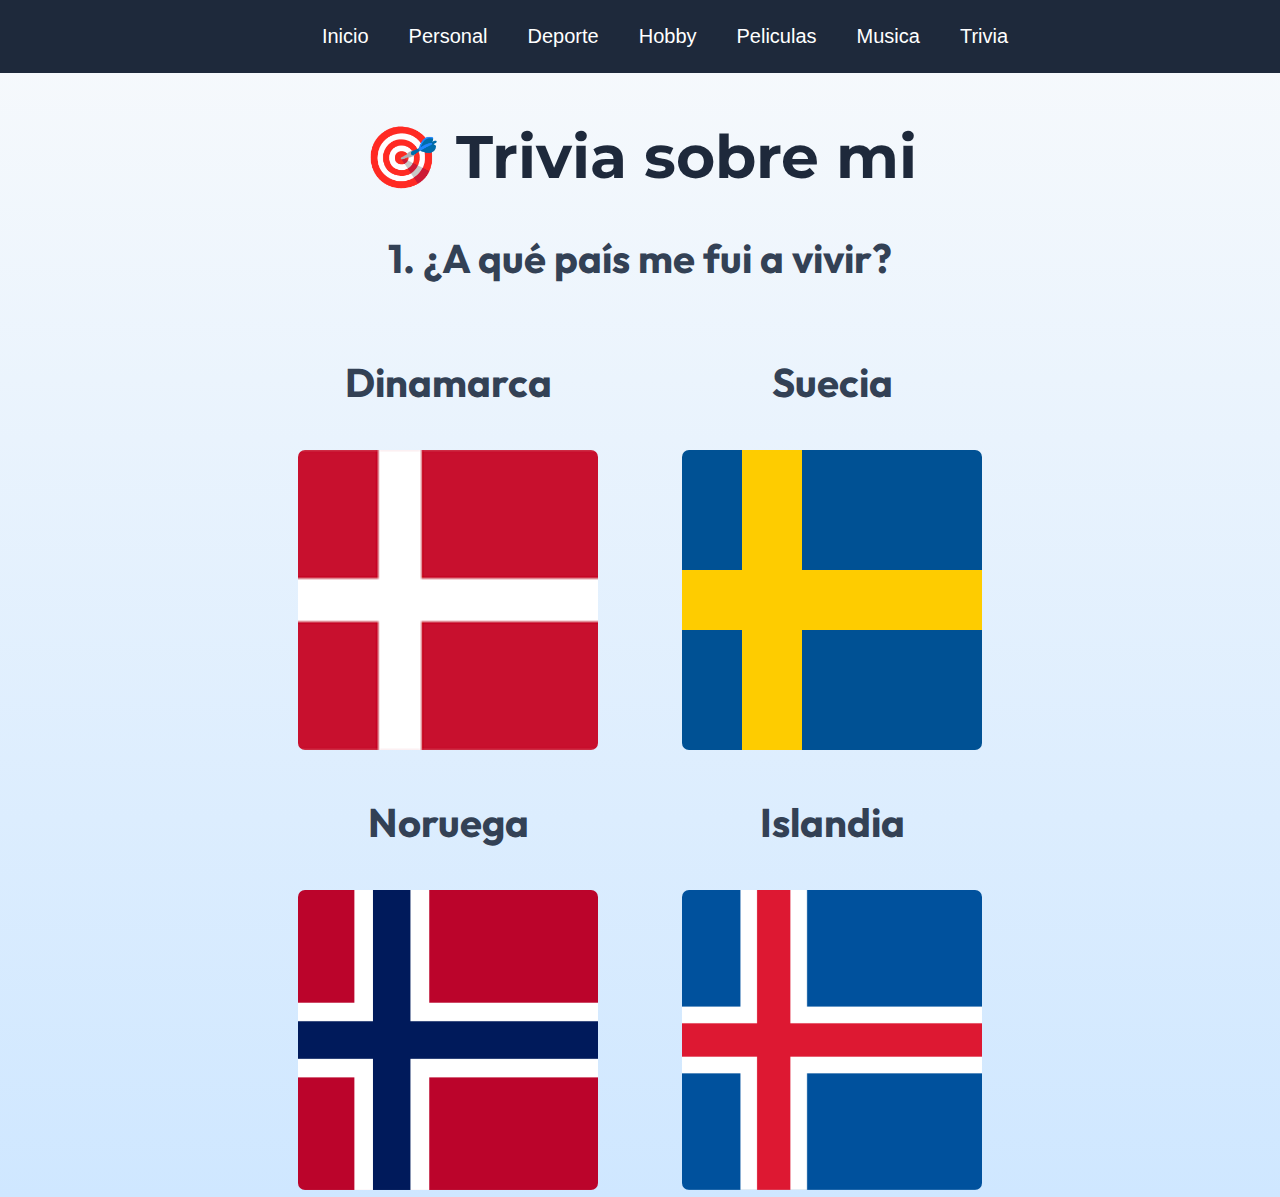
<file: trivia/trivia1.html>
<!DOCTYPE html>
<html lang="es">
    <head>
        <meta charset="UTF-8">
        <meta name="viewport" content="width=device-width, initial-scale=1.0">
        <title>Trivia</title>
        <link rel="stylesheet" href="../style.css">
        <link rel="preconnect" href="https://fonts.googleapis.com">
        <link rel="preconnect" href="https://fonts.gstatic.com" crossorigin>
        <link href="https://fonts.googleapis.com/css2?family=Outfit:wght@100..900&display=swap" rel="stylesheet">
        <link href="https://fonts.googleapis.com/css2?family=Montserrat:ital,wght@0,100..900;1,100..900&display=swap" rel="stylesheet">
        <link rel="icon" href="../imagenes/logo.png" sizes="16x16" type="image/png">
    </head>
<header>
    <nav>
        <ul>
            <li><a href="../index.html">Inicio</a></li>
            <li><a href="../index.html">Personal</a></li>
            <li><a href="../index.html">Deporte</a></li>
            <li><a href="../index.html">Hobby</a></li>
            <li><a href="../peliculas.html">Peliculas</a></li>
            <li><a href="../musica.html">Musica</a></li>
            <li><a href="#trivia">Trivia</a></li>
        </ul>
    </nav>    
</header>    
<body id="inicio">
    <div id="trivia">
        <h1>🎯 Trivia sobre mi </h1>
        <div class="pregunta">
            <h2>1. ¿A qué país me fui a vivir?</h2>
            <div class="opciones">
                <label>
                    <h3>Dinamarca</h3>
                    <a href="volver-a-empezar.html">
                        <img src="../imagenes/dinamarca.png" alt="Dinamarca">
                    </a>
                </label>
                <label>
                    <h3>Suecia</h3>
                    <a href="volver-a-empezar.html">
                        <img src="../imagenes/suecia.png" alt="Suecia">
                    </a>
                </label>
                <label>
                    <h3>Noruega</h3>
                    <a href="correcto1.html">
                        <img src="../imagenes/noruega.png" alt="Noruega">
                    </a>
                </label>
                <label>
                    <h3>Islandia</h3>
                    <a href="volver-a-empezar.html">
                        <img src="../imagenes/islandia.png" alt="Islandia">
                    </a>
                </label>
            </div>
        </div>
    </div>   
</body>
</html>
</file>
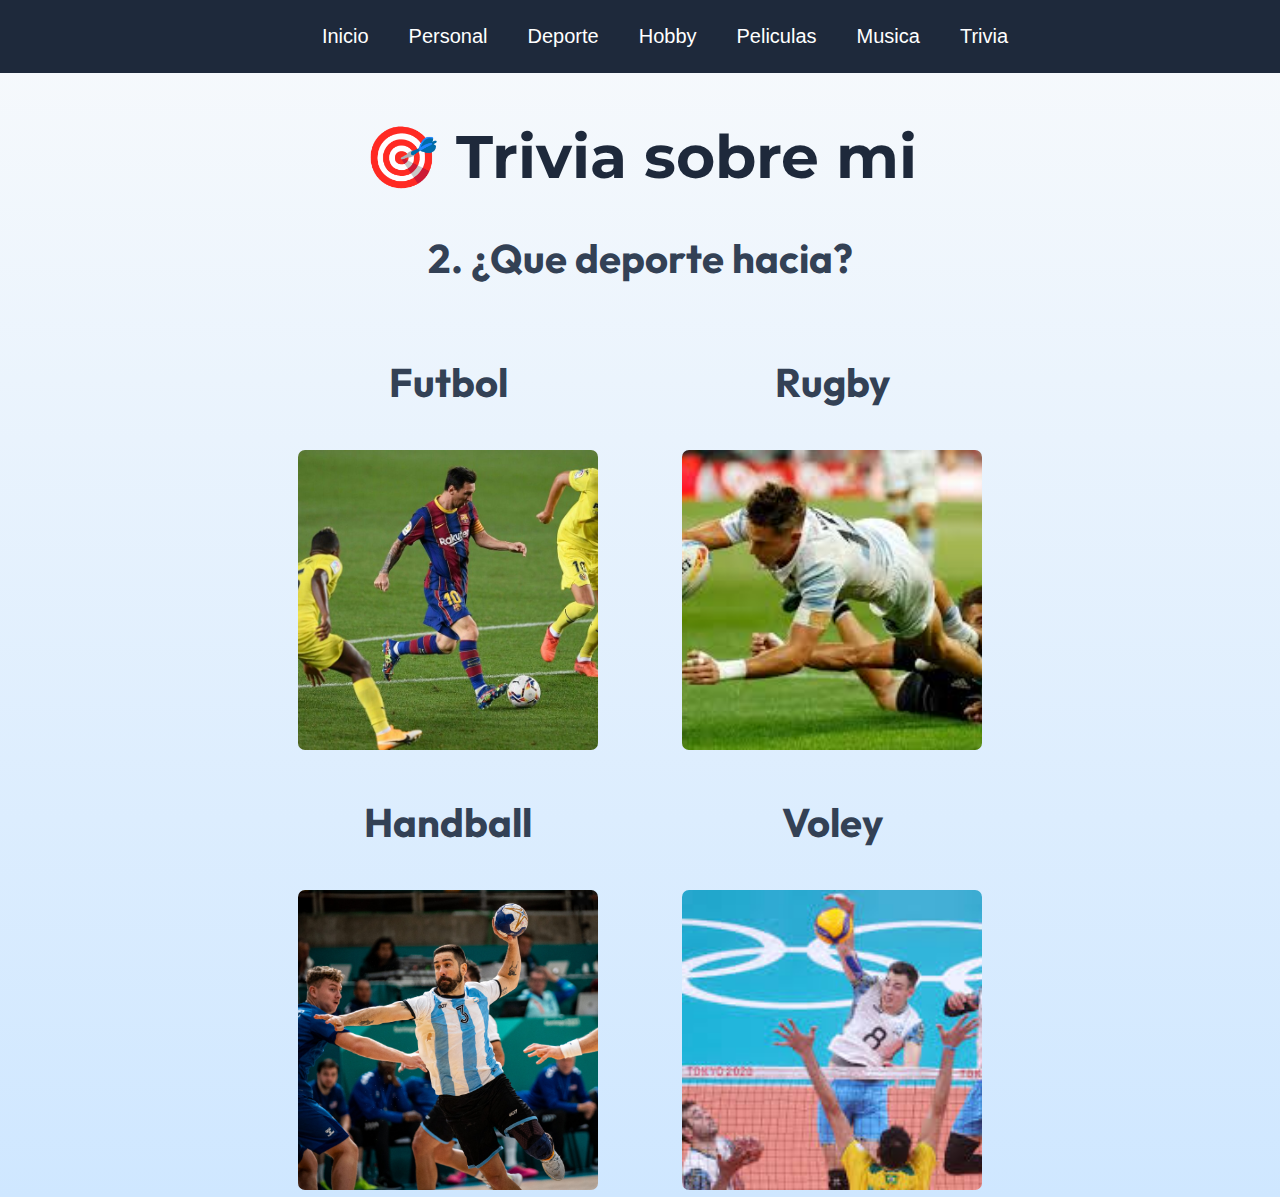
<file: trivia/trivia2.html>
<!DOCTYPE html>
<html lang="es">
    <head>
        <meta charset="UTF-8">
        <meta name="viewport" content="width=device-width, initial-scale=1.0">
        <title>Trivia</title>
        <link rel="stylesheet" href="../style.css">
        <link rel="preconnect" href="https://fonts.googleapis.com">
        <link rel="preconnect" href="https://fonts.gstatic.com" crossorigin>
        <link href="https://fonts.googleapis.com/css2?family=Outfit:wght@100..900&display=swap" rel="stylesheet">
        <link href="https://fonts.googleapis.com/css2?family=Montserrat:ital,wght@0,100..900;1,100..900&display=swap" rel="stylesheet">
        <link rel="icon" href="../imagenes/logo.png" sizes="16x16" type="image/png">
    </head>
<header>
    <nav>
        <ul>
            <li><a href="../index.html">Inicio</a></li>
            <li><a href="../index.html">Personal</a></li>
            <li><a href="../index.html">Deporte</a></li>
            <li><a href="../index.html">Hobby</a></li>
            <li><a href="../peliculas.html">Peliculas</a></li>
            <li><a href="../musica.html">Musica</a></li>
            <li><a href="trivia1.html">Trivia</a></li>
        </ul>
    </nav>    
</header>    
<body id="inicio">
    <div id="trivia">
        <h1>🎯 Trivia sobre mi </h1>
        <div class="pregunta">
            <h2>2. ¿Que deporte hacia?</h2>
            <div class="opciones">
                <label>
                    <h3>Futbol</h3>
                    <a href="volver-a-empezar.html">
                        <img src="../imagenes/futbol.jpeg" alt="Futbol">
                    </a>
                </label>
                <label>
                    <h3>Rugby</h3>
                    <a href="correcto2.html">
                        <img src="../imagenes/rugby2.jpg" alt="Rugby">
                    </a>
                </label>
                <label>
                    <h3>Handball</h3>
                    <a href="volver-a-empezar.html">
                        <img src="../imagenes/handball.jpg" alt="Handball">
                    </a>
                </label>
                <label>
                    <h3>Voley</h3>
                    <a href="volver-a-empezar.html">
                        <img src="../imagenes/voley.jpg" alt="Voley">
                    </a>
                </label>
            </div>
        </div>
    </div>   
</body>
</html>
</file>
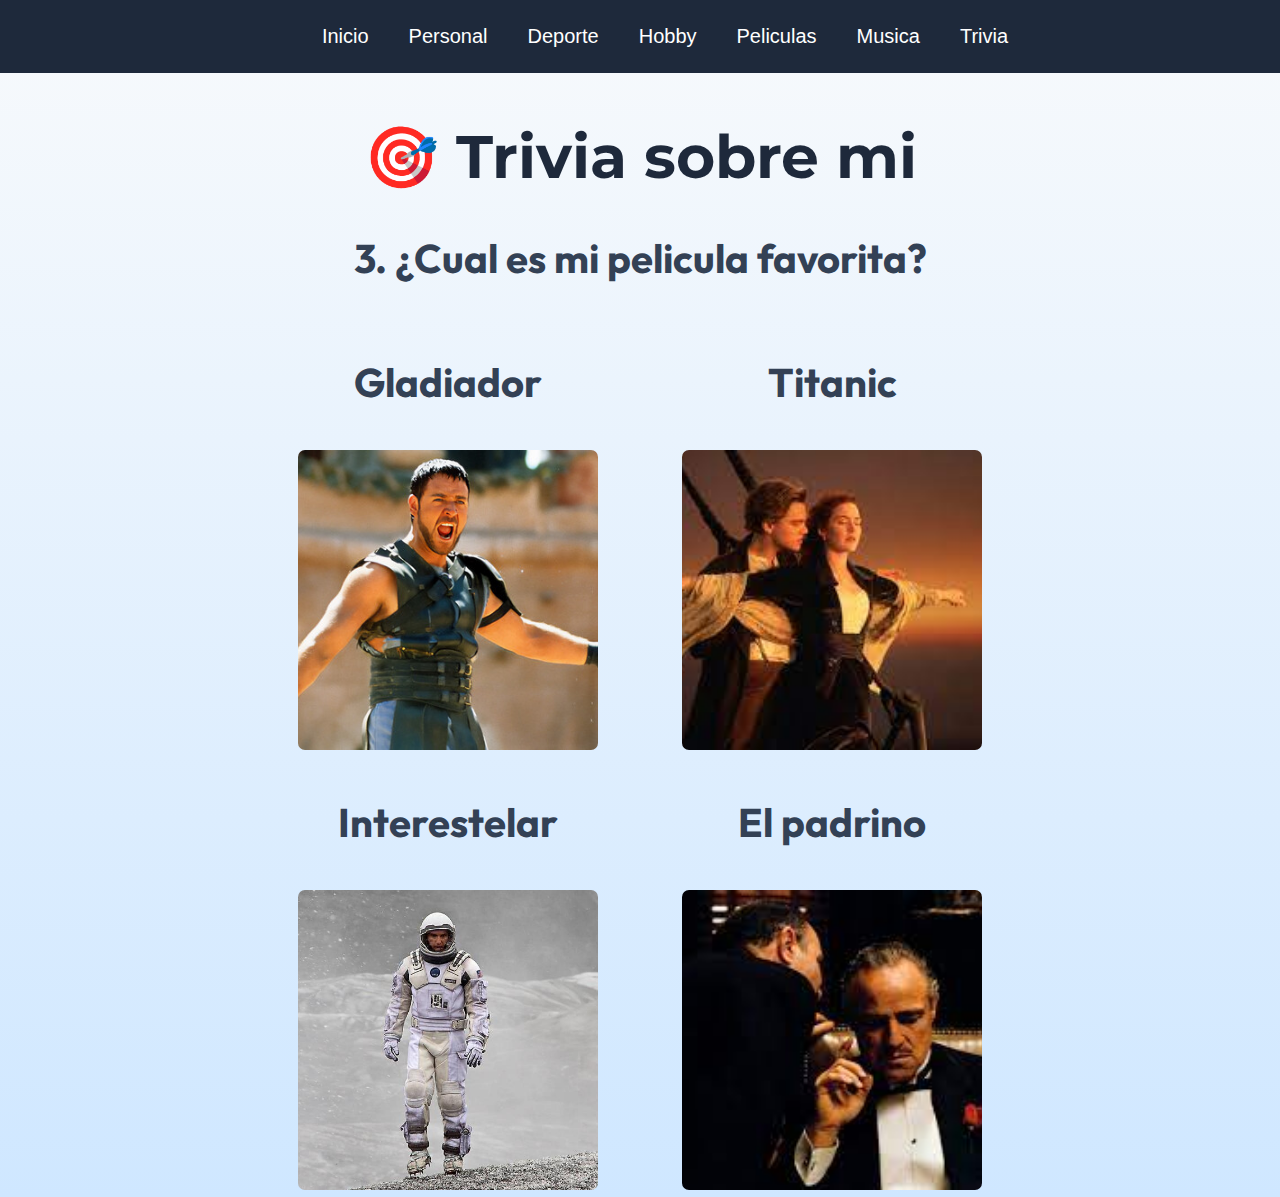
<file: trivia/trivia3.html>
<!DOCTYPE html>
<html lang="es">
    <head>
        <meta charset="UTF-8">
        <meta name="viewport" content="width=device-width, initial-scale=1.0">
        <title>Trivia</title>
        <link rel="stylesheet" href="../style.css">
        <link rel="preconnect" href="https://fonts.googleapis.com">
        <link rel="preconnect" href="https://fonts.gstatic.com" crossorigin>
        <link href="https://fonts.googleapis.com/css2?family=Outfit:wght@100..900&display=swap" rel="stylesheet">
        <link href="https://fonts.googleapis.com/css2?family=Montserrat:ital,wght@0,100..900;1,100..900&display=swap" rel="stylesheet">
        <link rel="icon" href="../imagenes/logo.png" sizes="16x16" type="image/png">
    </head>
<header>
    <nav>
        <ul>
            <li><a href="../index.html">Inicio</a></li>
            <li><a href="../index.html">Personal</a></li>
            <li><a href="../index.html">Deporte</a></li>
            <li><a href="../index.html">Hobby</a></li>
            <li><a href="../peliculas.html">Peliculas</a></li>
            <li><a href="../musica.html">Musica</a></li>
            <li><a href="trivia1.html">Trivia</a></li>
        </ul>
    </nav>    
</header>    
<body id="inicio">
    <div id="trivia">
        <h1>🎯 Trivia sobre mi </h1>
        <div class="pregunta">
            <h2>3. ¿Cual es mi pelicula favorita?</h2>
            <div class="opciones">
                <label>
                    <h3>Gladiador</h3>
                    <a href="correcto3.html">
                        <img src="../imagenes/gladiador.jpeg" alt="Gladiador">
                    </a>
                </label>
                <label>
                    <h3>Titanic</h3>
                    <a href="volver-a-empezar.html">
                        <img src="../imagenes/titanic.jpg" alt="Titanic">
                    </a>
                </label>
                <label>
                    <h3>Interestelar</h3>
                    <a href="volver-a-empezar.html">
                        <img src="../imagenes/interestelar.jpeg" alt="Interestelar">
                    </a>
                </label>
                <label>
                    <h3>El padrino</h3>
                    <a href="volver-a-empezar.html">
                        <img src="../imagenes/elpadrino.jpg" alt="El padrino">
                    </a>
                </label>
            </div>
        </div>
    </div>   
</body>
</html>
</file>
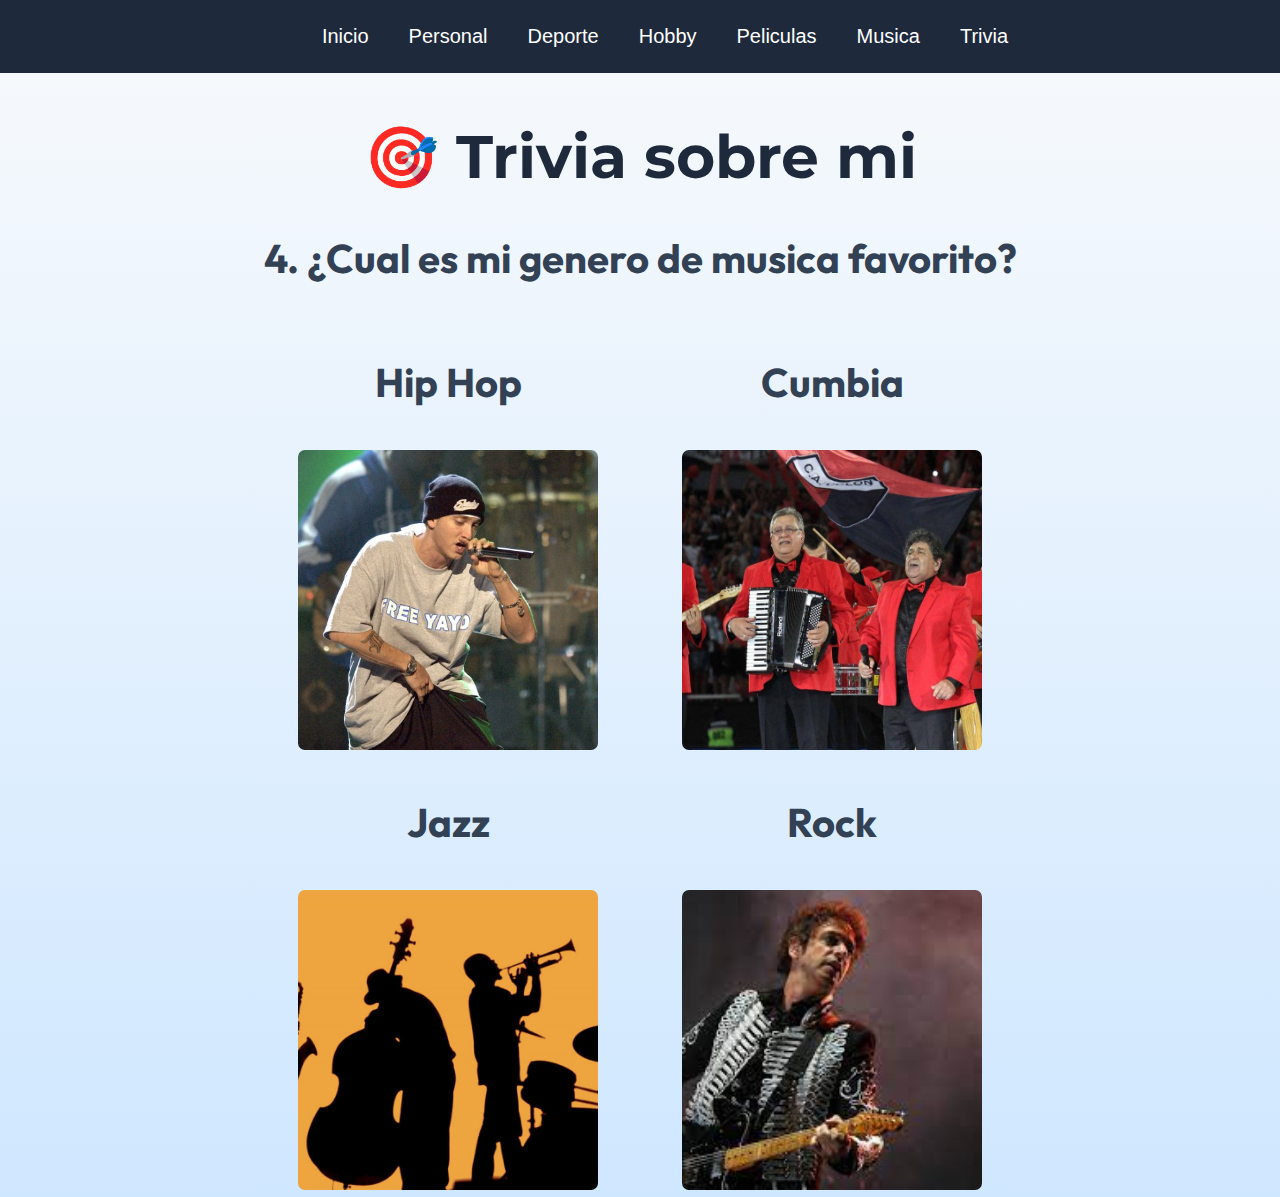
<file: trivia/trivia4.html>
<!DOCTYPE html>
<html lang="es">
    <head>
        <meta charset="UTF-8">
        <meta name="viewport" content="width=device-width, initial-scale=1.0">
        <title>Trivia</title>
        <link rel="stylesheet" href="../style.css">
        <link rel="preconnect" href="https://fonts.googleapis.com">
        <link rel="preconnect" href="https://fonts.gstatic.com" crossorigin>
        <link href="https://fonts.googleapis.com/css2?family=Outfit:wght@100..900&display=swap" rel="stylesheet">
        <link href="https://fonts.googleapis.com/css2?family=Montserrat:ital,wght@0,100..900;1,100..900&display=swap" rel="stylesheet">
        <link rel="icon" href="../imagenes/logo.png" sizes="16x16" type="image/png">
    </head>
<header>
    <nav>
        <ul>
            <li><a href="../index.html">Inicio</a></li>
            <li><a href="../index.html">Personal</a></li>
            <li><a href="../index.html">Deporte</a></li>
            <li><a href="../index.html">Hobby</a></li>
            <li><a href="../peliculas.html">Peliculas</a></li>
            <li><a href="../musica.html">Musica</a></li>
            <li><a href="trivia1.html">Trivia</a></li>
        </ul>
    </nav>    
</header>    
<body id="inicio">
    <div id="trivia">
        <h1>🎯 Trivia sobre mi </h1>
        <div class="pregunta">
            <h2>4. ¿Cual es mi genero de musica favorito?</h2>
            <div class="opciones">
                <label>
                    <h3>Hip Hop</h3>
                    <a href="volver-a-empezar.html">
                        <img src="../imagenes/hiphop.jpg" alt="Hip Hop">
                    </a>
                </label>
                <label>
                    <h3>Cumbia</h3>
                    <a href="volver-a-empezar.html">
                        <img src="../imagenes/cumbia.jpg" alt="Cumbia">
                    </a>
                </label>
                <label>
                    <h3>Jazz</h3>
                    <a href="volver-a-empezar.html">
                        <img src="../imagenes/jazz.jpg" alt="Jazz">
                    </a>
                </label>
                <label>
                    <h3>Rock</h3>
                    <a href="resultado.html">
                        <img src="../imagenes/rock.jpg" alt="Rock">
                    </a>
                </label>
            </div>
        </div>
    </div>   
</body>
</html>
</file>
<file: style.css>
header {
    display: flex;
    justify-content: center;
    background-color: #1e293b;
    color: #ffffff;
    padding: 5px;
    position: fixed;
    top: 0;
    left: 0;
    width: 100%;
    z-index: 1000;
}

header ul {
    display: flex;
    font-family: "Inter", sans-serif;
    list-style: none;
    font-size: 20px;
    gap: 40px;
}

header ul li a {
    display: inline-block;
    color: #fff;
    text-decoration: none;
    transition: transform 0.3s ease;
}

header ul li a:hover {
    color: #6b7a8f;
    text-decoration: underline;
    transform: scale(1.1);
}

#inicio{
    margin: 0;
    padding: 0;
    background: linear-gradient(to bottom, #f8fafc, #cfe7ff);
    padding-top: 80px;
}

.introduccion{
    width: 90%;
    margin: 0 auto;
}

.intcont {
    margin-top: 50px;
    display: flex;
    align-items: center;
    justify-content: center;
    padding: 10px;
    border-radius: 12px;
    background-color: #1e293b;
    box-shadow: 0 10px 5px rgba(0, 0, 0, 0.1);
    gap: 100px;
}

.intcont div{
    display: flex;
    flex-direction: column;
}

.intcont h1{
    font-family: "Montserrat", sans-serif;
    font-size: 50px;
    text-align: center;
    color: #ffffff;
}

.intcont p{
    font-family: "Outfit", sans-serif;
    font-size: 30px;
    padding: 20px;
    color: #ffffff;
}

.intcont img{
    width: 40%;
    clip-path: circle(40% at 50% 50%)
}

#personal{
    width: 95%;
    margin: 0 auto;
    opacity: 0;
    transform: translateY(100px);
    transition: opacity 1s ease-out, transform 1s ease-out;
}

#personal.show {
    opacity: 1;
    transform: translateY(0);
}

#personal h2{
    font-family: "Montserrat", sans-serif;
    font-size: 50px;
    text-align: center;
    color: #1e293b;
}

#personal h2 i {
    margin-right: 10px;
}

.personcont {
    display: flex;
    align-items: center;
    padding: 10px;
    background-color: #ffffff;
    border-radius: 12px;
    box-shadow: 0 4px 6px rgba(0, 0, 0, 0.1);
}

.personcont li{
    font-family: "Outfit", sans-serif;
    font-size: 25px;
    margin-left: 20px;
    padding: 20px;
    color: #334155;
    list-style: none;
}

.personcont img{
    width: 40%;
    height: 700px;
    align-items: center;
    border-radius: 35px;
}

#deporte{
    width: 90%;
    margin: 0 auto;
    opacity: 0;
    transform: translateY(100px);
    transition: opacity 1s ease-out, transform 1s ease-out;
}

#deporte.show {
    opacity: 1;
    transform: translateY(0);
}

#deporte h3{
    font-family: "Montserrat", sans-serif;
    font-size: 50px;
    text-align: center;
    color: #1e293b;
}

.deporcont {
    margin-top: 50px;
    display: flex;
    align-items: center;
    padding: 10px;
    border-radius: 12px;
    background-color: #1e293b;
    box-shadow: 0 10px 5px rgba(0, 0, 0, 0.1);
}

.deporcont p{
    font-family: "Outfit", sans-serif;
    font-size: 30px;
    padding: 20px;
    color: #ffffff;
}

.deporcont img{
    width: 40%;
    clip-path: circle(40% at 50% 50%);
}

#bateria{
    width: 95%;
    margin: 0 auto;
    opacity: 0;
    transform: translateY(100px);
    transition: opacity 1s ease-out, transform 1s ease-out;
}

#bateria.show {
    opacity: 1;
    transform: translateY(0);
}

#bateria h4{
    font-family: "Montserrat", sans-serif;
    font-size: 50px;
    text-align: center;
    color: #1e293b;
}
.batacont {
    display: flex;
    align-items: center;
    padding: 10px;
    background-color: #ffffff;
    border-radius: 12px;
    box-shadow: 0 4px 6px rgba(0, 0, 0, 0.1);
}

.batacont li{
    font-family: "Outfit", sans-serif;
    font-size: 25px;
    margin-left: 20px;
    padding: 20px;
    color: #334155;
    list-style: none;
}

.batacont img{
    width: 50%;
    align-items: center;
    border-radius: 35px;
}


.paginas h5{
    font-family: "Montserrat", sans-serif;
    font-size: 50px;
    text-align: center;
    color: #1e293b;
}

.pagcont {
    display: grid;
    grid-template-columns: repeat(3, 1fr);
    gap: 20px;
    padding: 20px;
}

.image {
    position: relative;
    overflow: hidden;
    border-radius: 10px;
    transition: transform 0.3s ease; 
    cursor: pointer;
}

.image img {
    width: 100%;
    height: 250px;
    object-fit: cover;
}

.image:hover {
    transform: scale(1.05);
}

#peliculas{
    width: 95%;
    margin: 0 auto;
    transition: opacity 1s ease-out, transform 1s ease-out;
}

#peliculas h1 {
    font-family: "Montserrat", sans-serif;
    font-size: 50px;
    text-align: center;
    color: #1e293b;
}

.tabla {
    width: 100%;
    border-collapse: collapse;
    font-family: "Outfit", sans-serif;
    margin: 0 auto;
    border-radius: 15px;
    overflow: hidden;
    box-shadow: 0 4px 8px rgba(0, 0, 0, 0.1);
}

.titulostabla{
    background-color: #1e293b;
    color: #ffffff;
}

.tabla .cover{
    height: 300px;
    width: 200px;
    object-fit: cover;
}

.tabla tr td {
    border: 1px solid #1e293b;
    padding: 8px;
    text-align: center;
    font-size: 25px;
    
}

.tabla tr:nth-child(even) {
    background-color: #f9f9f9ce;
}

.tabla .fa-star, .tabla .fa-star-half-alt, .tabla .fa-star {
    color: #FFD700;
}

.tabla .logo{
    width: 50px;
    height: 50px;
    margin:5px;
}

#musica{
    display: flex;
    gap: 20px;
    margin-top: 40px;
    height: 100vh;
}

#musica aside{
    width: 30%;
    display: inline-block;
    background-color: #f0f4f8;
}

#musica aside h2{
    font-family: "Montserrat", sans-serif;
    font-size: 50px;
    color: #1e293b;
    text-align: center;
}

#musica aside ul li{
    list-style: none;
    padding: 10px;
}

#musica aside ul li a{
    font-family: "Inter", sans-serif;
    font-size: 20px;
    color: #000000;
    text-decoration: none;
    transition: background-color 0.3s ease, transform 0.3s ease;
}

#musica aside ul li a:hover {
    background-color: #e2e8f0;
    padding: 5px;
    color: #1e293b;
    transform: scale(1.05);
}

#musica .musicacontenido{
    width: 70%;
    justify-content: center;
    align-items: center;
    text-align: center;
    height: 100vh;
    overflow-y: auto;
}

.musica-item {
    background-color:rgb(222, 222, 222);
    scroll-margin-top: 80px;
    color: #000000;
    box-shadow: 0 4px 8px rgba(0, 0, 0, 0.1);
    margin: 20px;
    padding: 10px;
    border-radius: 10px;
}

.musica-item-bgc {
    background-color:rgb(32, 32, 32);
    scroll-margin-top: 80px;
    color: #ffffff;
    margin: 20px;
    padding: 10px;
    border-radius: 10px;
}

.musica-item h3, .musica-item-bgc h3 {
    font-family: "Outfit", sans-serif;
    font-size: 30px;
    text-align: center;
}

.musica-item p, .musica-item-bgc p {
    font-family: "Outfit", sans-serif;
    font-size: 20px;
    text-align: center;
}

#musica h1 {
    font-family: "Montserrat", sans-serif;
    font-size: 50px;
    color: #1e293b;
}

#trivia h1 {
    font-family: "Montserrat", sans-serif;
    font-size: 60px;
    color: #1e293b;
    text-align: center;
}

.pregunta h2, .opciones h3,
#trivia p{
    font-family: "Outfit", sans-serif;
    font-size: 40px;
    color: #334155;
    text-align: center;
}

.opciones {
    display: grid;
    grid-template-columns: repeat(2, 0.3fr);
    justify-content: center;
    align-items: center;
}

.opciones label {
    text-align: center;
    cursor: pointer;
}

.opciones img {
    width: 300px;
    height: 300px;
    border: 3px solid transparent;
    border-radius: 10px;
    object-fit: cover;
    transition: transform 0.3s, border-color 0.3s;
}

.opciones img:hover {
    transform: scale(1.05);
    border-color:#334155;
}

#correcto{
    display: flex;
    margin: 0;
    padding: 0;
    align-items: center;
    justify-content: center;
    background-color: #cfe7ff;
    height: 100vh;
}

.boton {
    display: flex;
    justify-content: center;
    text-decoration: none;
}

.boton button {
    font-family: "Outfit", sans-serif;
    background-color: #1e293b;
    color: #fff;
    border: none;
    padding: 10px;
    border-radius: 5px;
    cursor: pointer;
    font-size: 16px;
}

.boton:hover button {
    background-color: #6b7a8f;
    transform: scale(1.05);
}

footer {
    text-align: center;
    padding: 20px;
    background-color: #1e293b;
    border-top: 1px solid #ddd;
    margin-top: 40px;
}

footer p {
    font-family: "Montserrat", sans-serif;
    font-size: 25px;
    color: #ffffff;
    margin-bottom: 10px;
}

footer .redes {
    display: flex;
    justify-content: center;
    gap: 20px;
}

footer .redes a {
    text-decoration: none;
    color: #333;
    transition: transform 0.3s ease;
}

footer .redes a:hover {
    transform: scale(1.1);
}

footer .redes svg {
    width: 40px;
    height: 40px;
    fill: #ffffff;
    margin-top: 10px;
}
</file>
